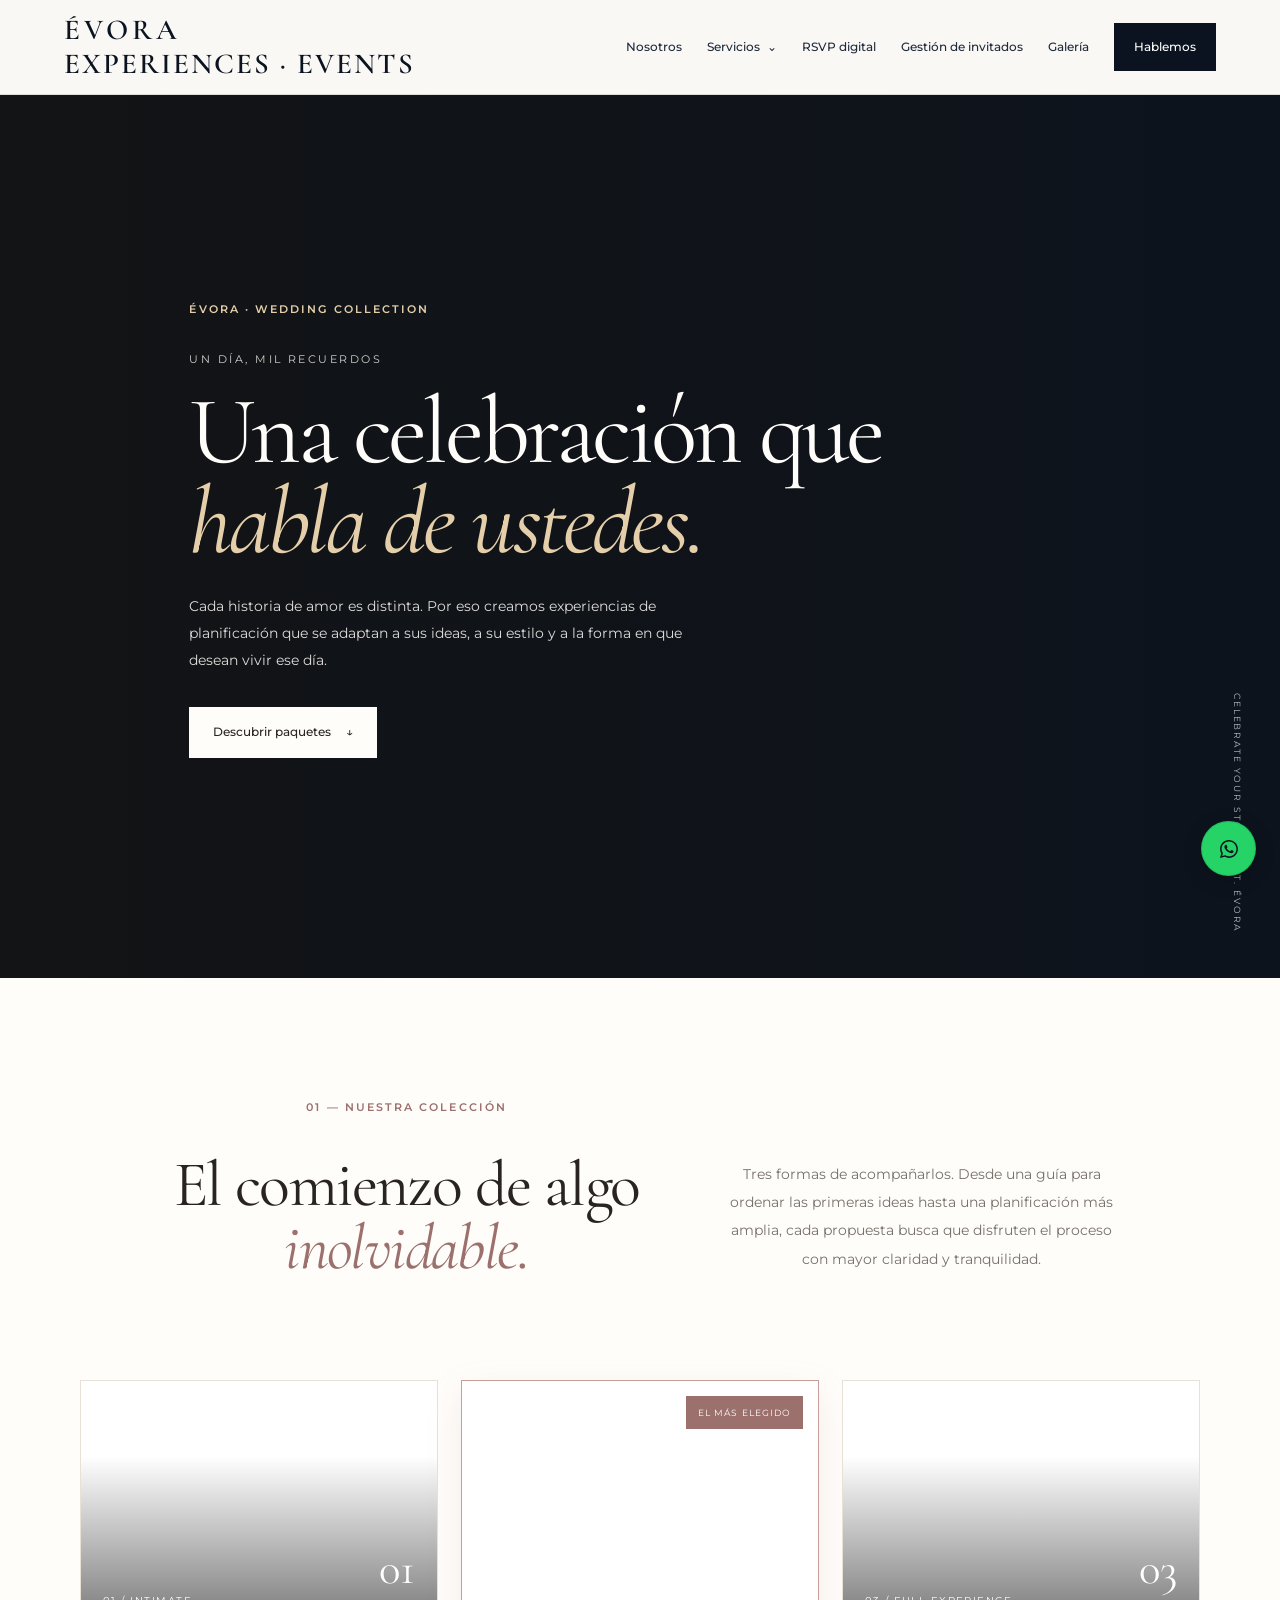
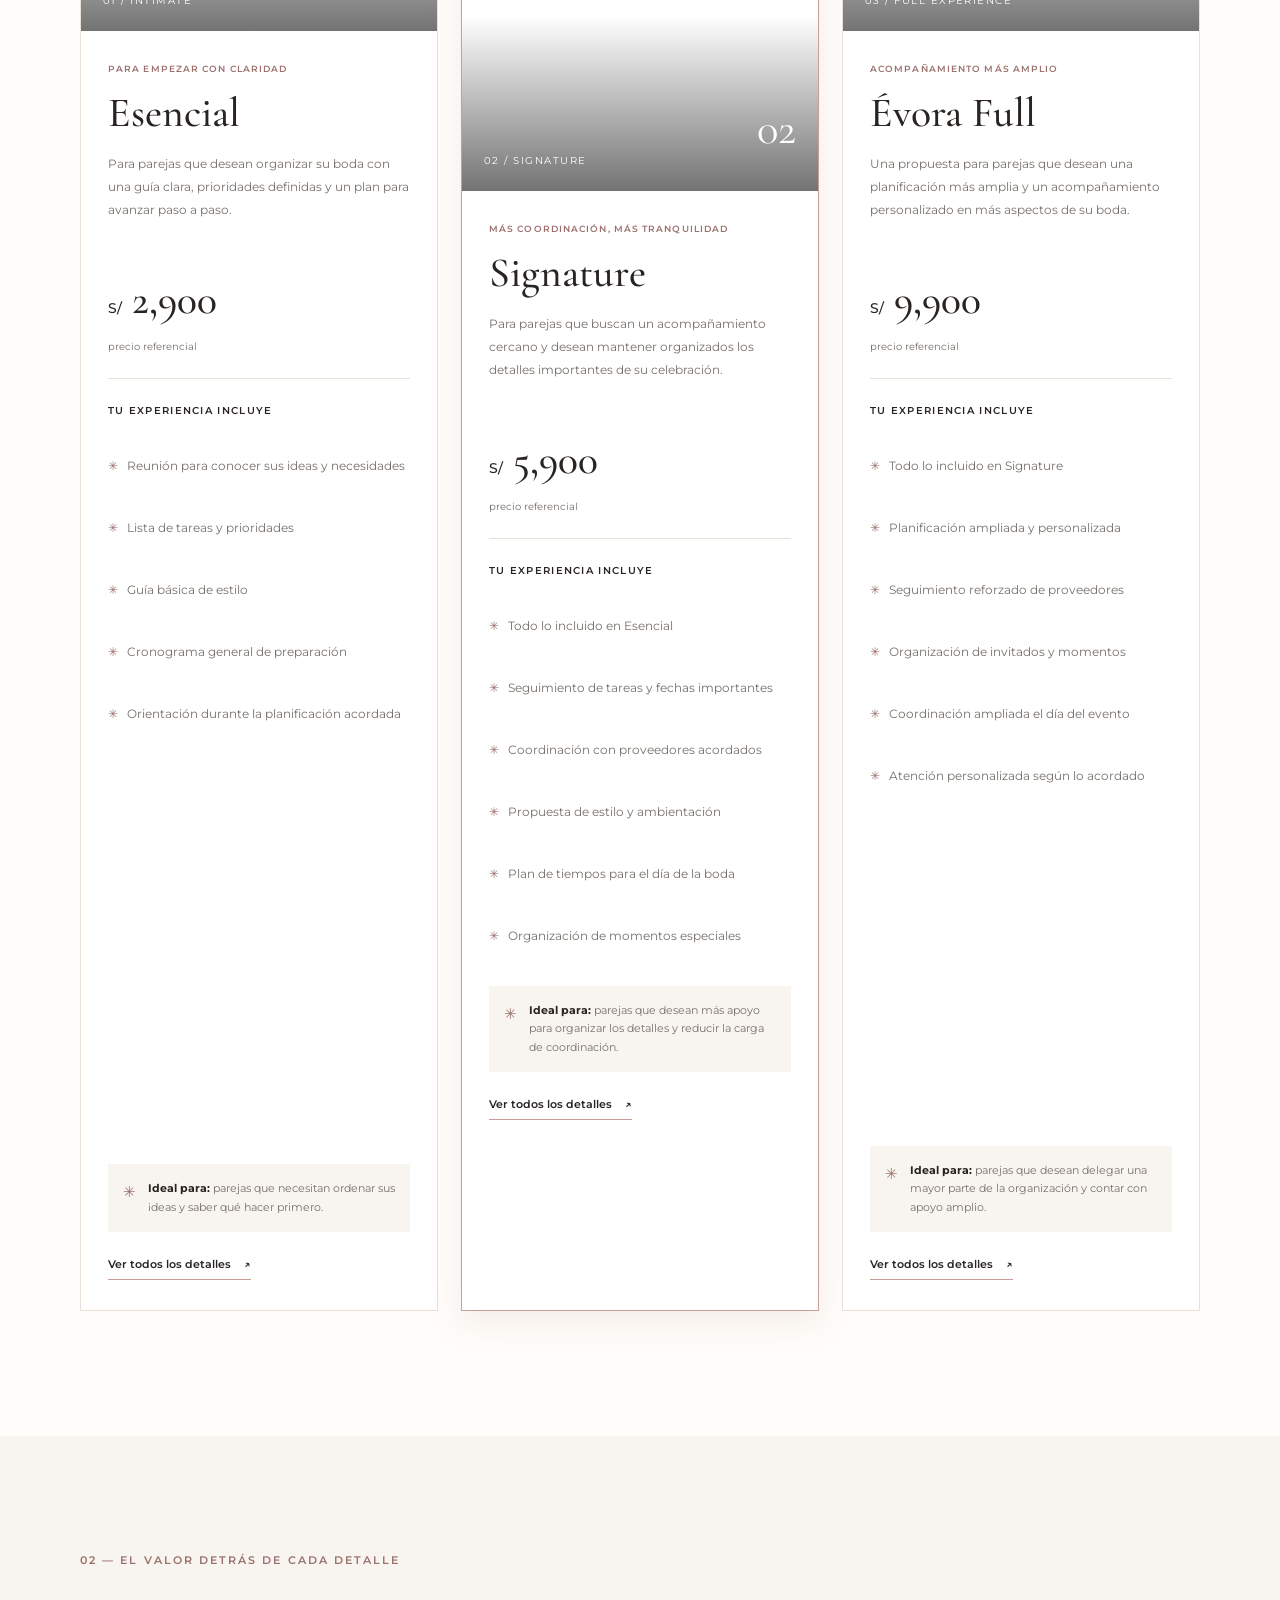
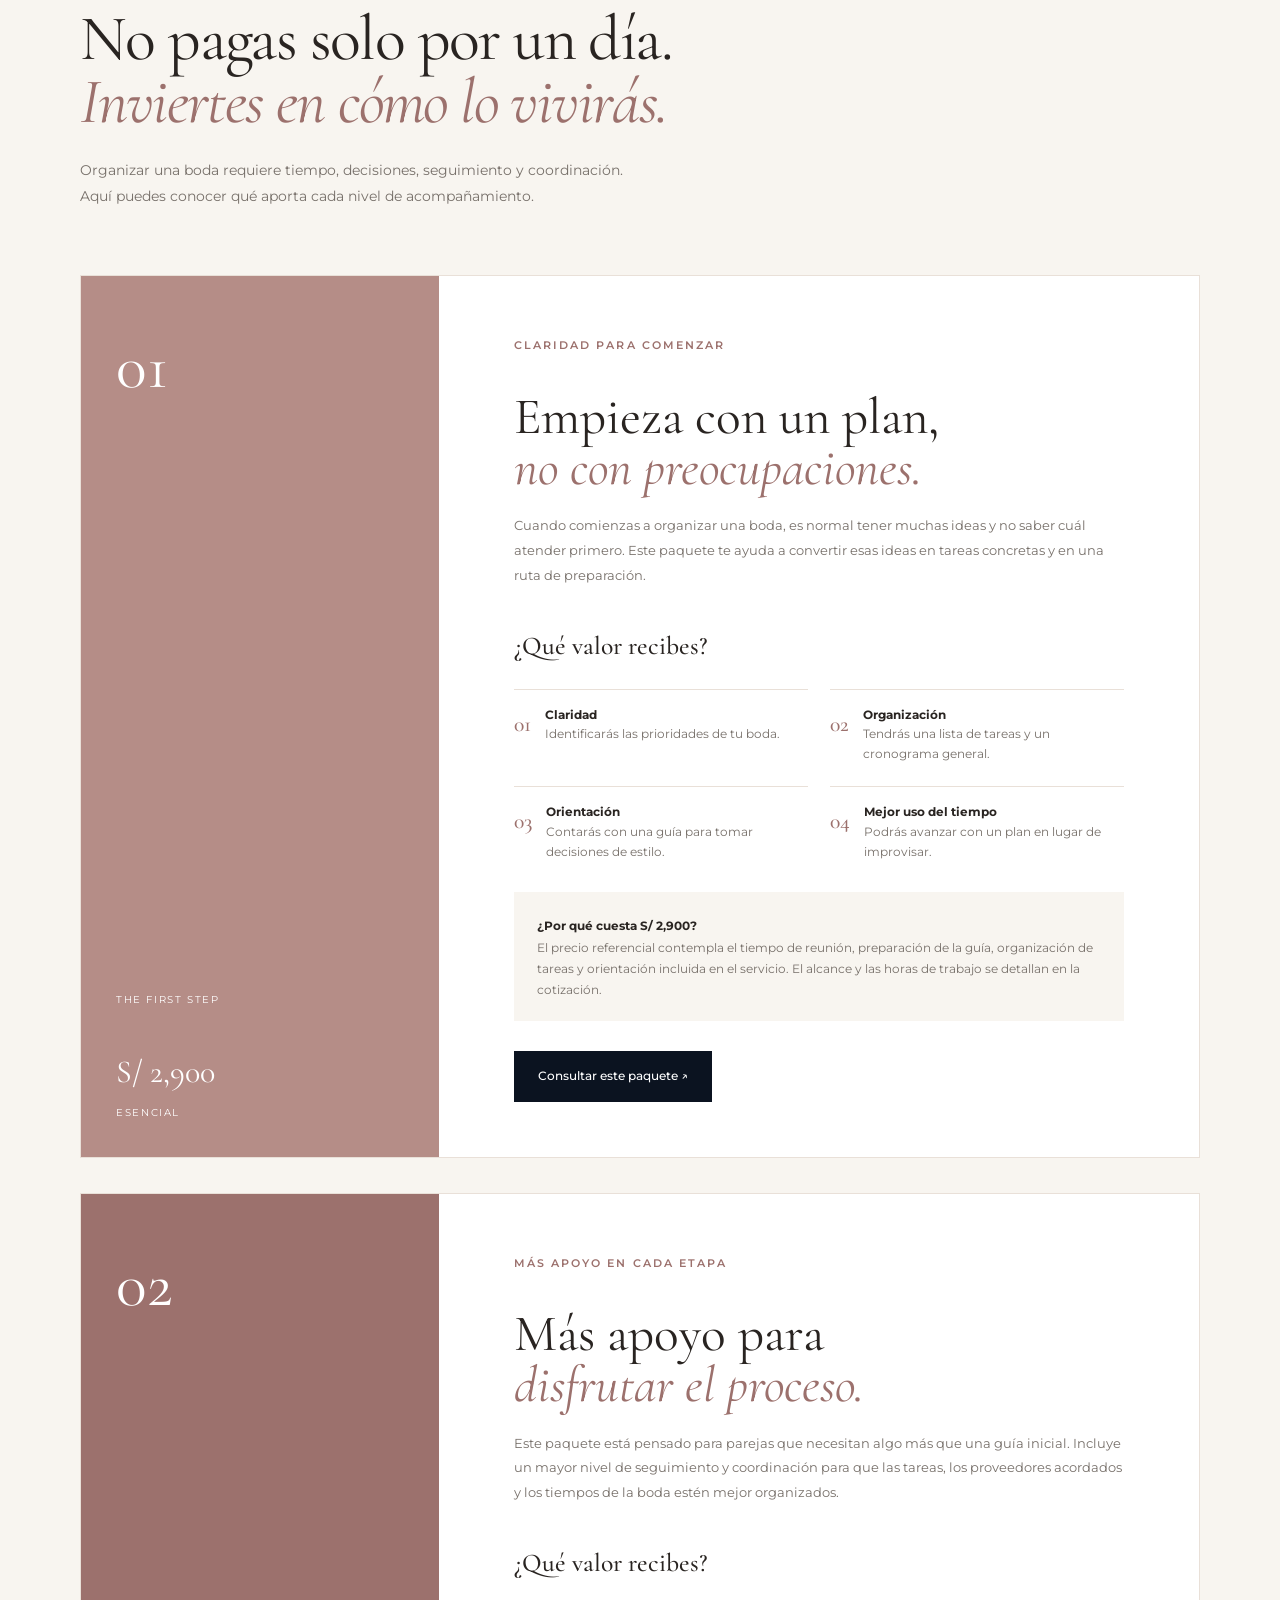
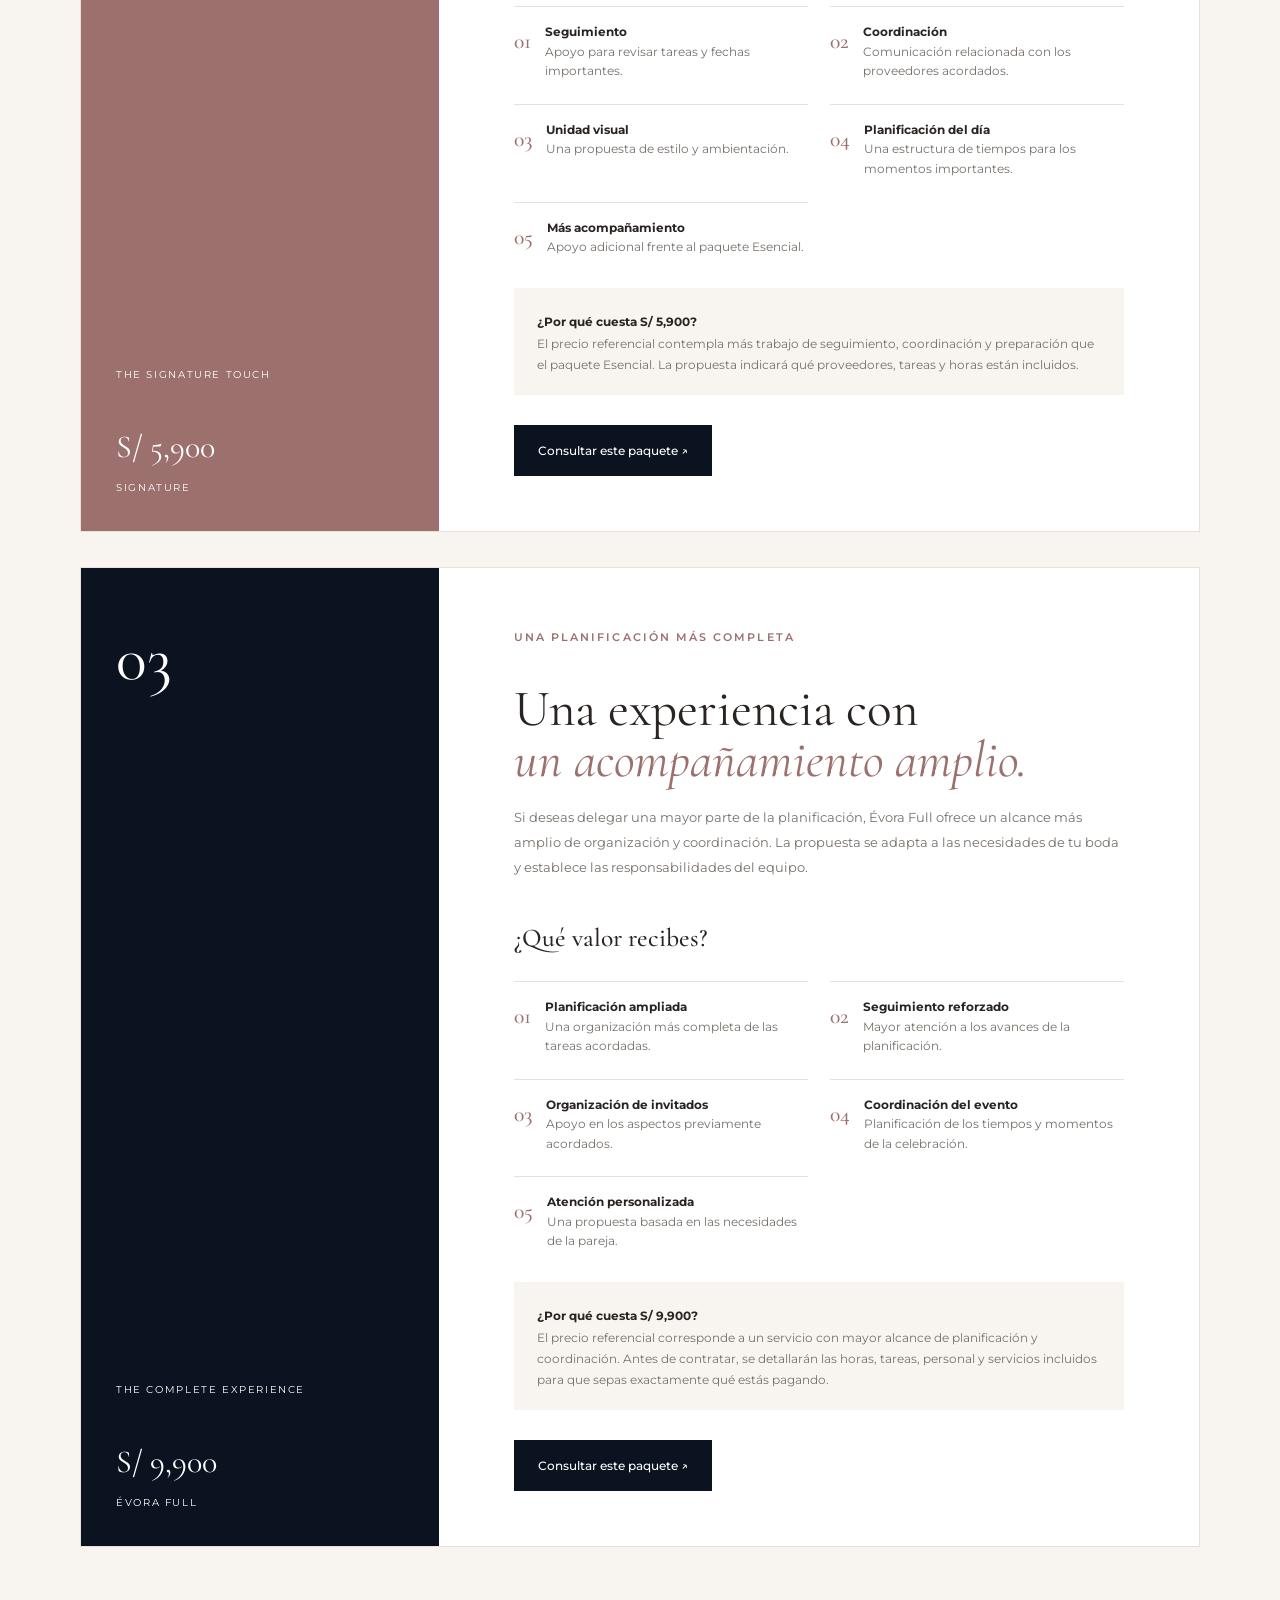
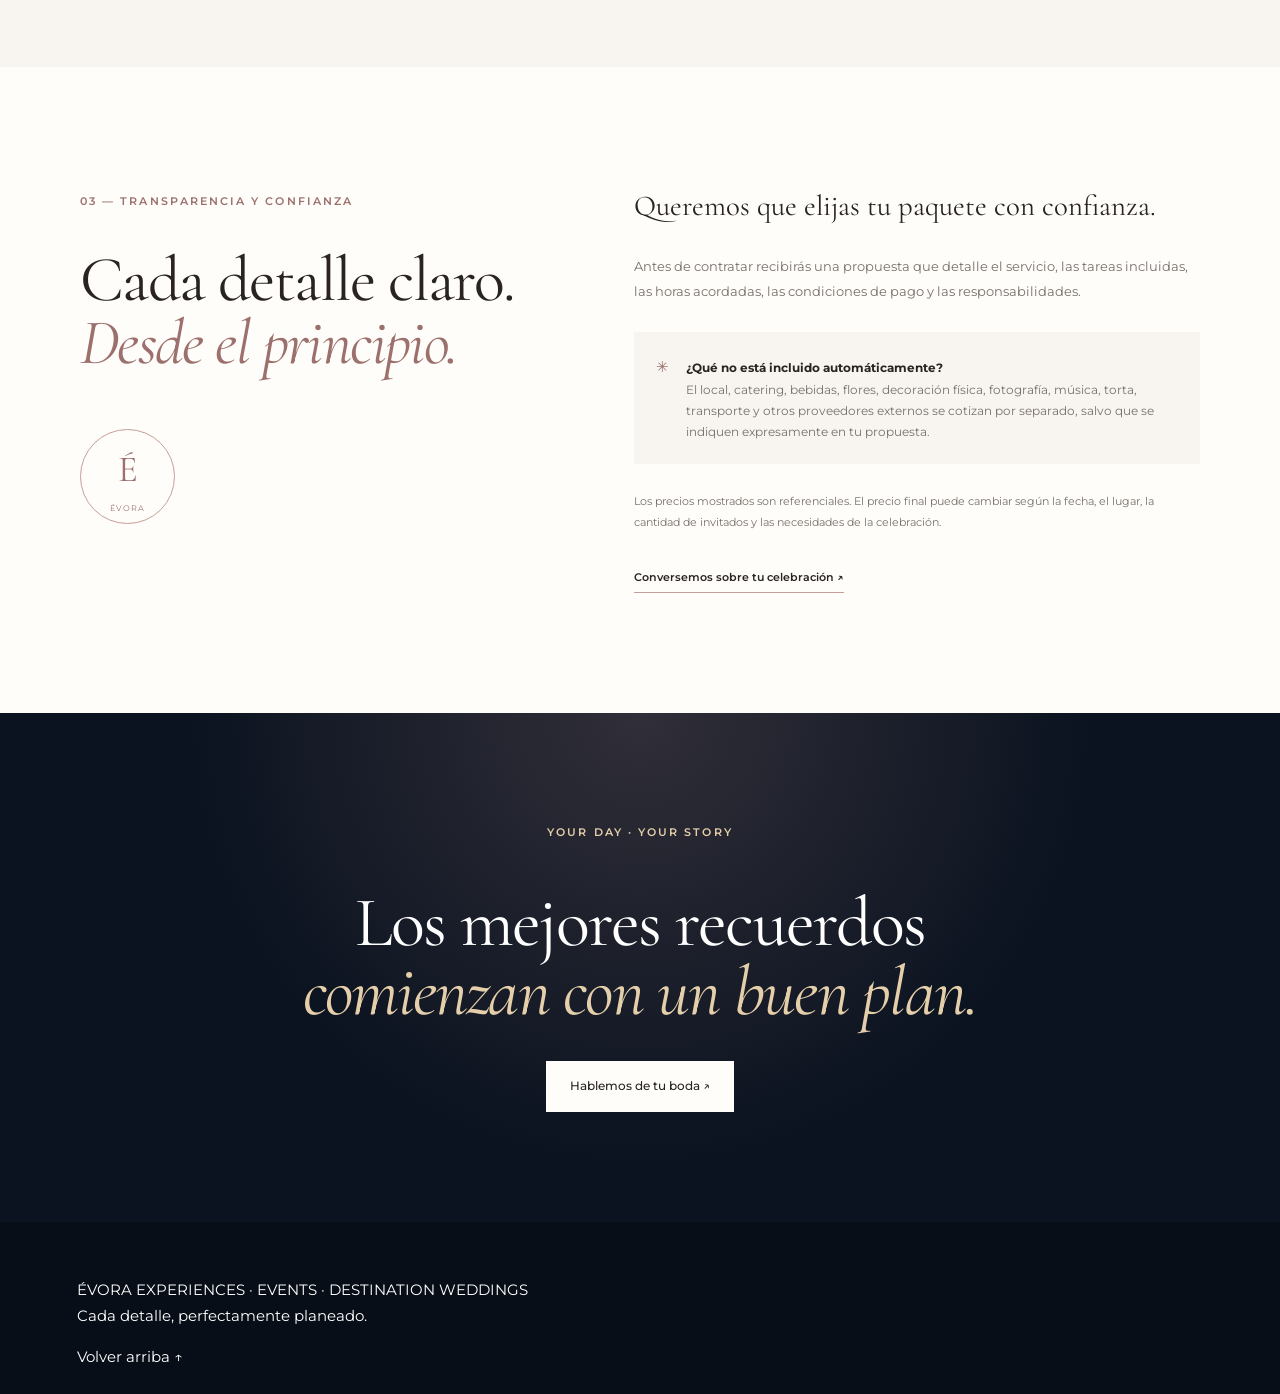
<file: bodas.html>
<!DOCTYPE html>
<html lang="es">

<head>
    <meta charset="UTF-8">
    <meta name="viewport" content="width=device-width, initial-scale=1.0">
    <meta name="description" content="Conoce los paquetes de planificación de bodas de ÉVORA.">

    <title>Paquetes de Bodas | ÉVORA</title>

    <!-- FUENTES -->
    <link rel="preconnect" href="https://fonts.googleapis.com">
    <link rel="preconnect" href="https://fonts.gstatic.com" crossorigin>

    <link href="https://fonts.googleapis.com/css2?family=Cormorant+Garamond:wght@400;500;600;700&family=Montserrat:wght@400;500;600;700&display=swap" rel="stylesheet">

    <!-- CSS PRINCIPAL -->
    <link rel="stylesheet" href="./css/estilos.css">

    <!-- CSS DE LA PÁGINA DE BODAS -->
    <link rel="stylesheet" href="./css/bodas.css">

    <!-- JAVASCRIPT -->
    <script src="./js/script.js" defer></script>
</head>

<body>

    <!-- CABECERA Y NAVEGACIÓN -->
    <header class="header" id="inicio">

        <div class="header-inner">

            <a class="logo" href="./index.html" aria-label="ÉVORA, página de inicio">
                ÉVORA<span class="logo-dot"></span>
                <span class="logo-caption">EXPERIENCES · EVENTS</span>
            </a>

            <button
                class="menu-toggle"
                id="menuToggle"
                type="button"
                aria-label="Abrir menú"
                aria-controls="navMenu"
                aria-expanded="false"
            >
                <span></span>
                <span></span>
            </button>

            <nav class="nav" id="navMenu" aria-label="Navegación principal">

                <a href="./nosotros.html">Nosotros</a>

                <div class="nav-dropdown">

                    <button
                        class="nav-dropdown-toggle"
                        type="button"
                        aria-expanded="false"
                        aria-controls="servicesMenu"
                    >
                        Servicios <span aria-hidden="true">⌄</span>
                    </button>

                    <div class="nav-dropdown-menu" id="servicesMenu">
                        <a href="./bodas.html" aria-current="page">Bodas</a>
                        <a href="./bodasdestino.html">Bodas destino</a>
                        <a href="./eventos-corporativos.html">Eventos corporativos</a>
                        <a href="./ocasiones-especiales.html">Ocasiones especiales</a>
                    </div>

                </div>

                <a href="./rsvp-digital.html">RSVP digital</a>
                <a href="./gestion-invitados.html">Gestión de invitados</a>
                <a href="./galeria.html">Galería</a>

                <a class="nav-cta" href="./contacto.html">Hablemos</a>

            </nav>

        </div>

    </header>

    <!-- CONTENIDO PRINCIPAL -->
    <main class="wedding-page">

        <!-- PORTADA -->
        <header class="hero">

            <div class="hero-image"></div>

            <div class="hero-content">

                <span class="eyebrow">ÉVORA · WEDDING COLLECTION</span>

                <p class="hero-overline">UN DÍA, MIL RECUERDOS</p>

                <h1>
                    Una celebración que<br>
                    <em>habla de ustedes.</em>
                </h1>

                <p class="hero-copy">
                    Cada historia de amor es distinta. Por eso creamos
                    experiencias de planificación que se adaptan a sus ideas,
                    a su estilo y a la forma en que desean vivir ese día.
                </p>

                <a class="button button-light" href="#coleccion">
                    Descubrir paquetes <span>↓</span>
                </a>

            </div>

            <span class="hero-side-note">
                CELEBRATE YOUR STORY · EST. ÉVORA
            </span>

        </header>

        <!-- PRESENTACIÓN -->
        <section class="intro section-wrap" id="coleccion">

            <div>
                <span class="eyebrow">01 — NUESTRA COLECCIÓN</span>

                <h2>
                    El comienzo de algo<br>
                    <em>inolvidable.</em>
                </h2>
            </div>

            <p class="intro-text">
                Tres formas de acompañarlos. Desde una guía para ordenar
                las primeras ideas hasta una planificación más amplia,
                cada propuesta busca que disfruten el proceso con mayor
                claridad y tranquilidad.
            </p>

        </section>

        <!-- TARJETAS DE PAQUETES -->
        <section class="package-grid section-wrap">

            <!-- ESENCIAL -->
            <article class="package-card">

                <div class="package-photo photo-essential">
                    <span>01 / INTIMATE</span>
                    <b>01</b>
                </div>

                <div class="package-body">

                    <span class="package-tag">PARA EMPEZAR CON CLARIDAD</span>

                    <h3>Esencial</h3>

                    <p class="package-description">
                        Para parejas que desean organizar su boda con una
                        guía clara, prioridades definidas y un plan para
                        avanzar paso a paso.
                    </p>

                    <div class="price">
                        <span>S/</span> 2,900
                        <small>precio referencial</small>
                    </div>

                    <div class="mini-divider"></div>

                    <p class="includes-heading">TU EXPERIENCIA INCLUYE</p>

                    <ul class="feature-list">
                        <li>Reunión para conocer sus ideas y necesidades</li>
                        <li>Lista de tareas y prioridades</li>
                        <li>Guía básica de estilo</li>
                        <li>Cronograma general de preparación</li>
                        <li>Orientación durante la planificación acordada</li>
                    </ul>

                    <div class="ideal">
                        <span>✳</span>
                        <p>
                            <strong>Ideal para:</strong> parejas que necesitan
                            ordenar sus ideas y saber qué hacer primero.
                        </p>
                    </div>

                    <a class="text-link" href="#detalle-esencial">
                        Ver todos los detalles <span>↗</span>
                    </a>

                </div>
            </article>

            <!-- SIGNATURE -->
            <article class="package-card featured">

                <div class="popular-label">EL MÁS ELEGIDO</div>

                <div class="package-photo photo-signature">
                    <span>02 / SIGNATURE</span>
                    <b>02</b>
                </div>

                <div class="package-body">

                    <span class="package-tag">
                        MÁS COORDINACIÓN, MÁS TRANQUILIDAD
                    </span>

                    <h3>Signature</h3>

                    <p class="package-description">
                        Para parejas que buscan un acompañamiento cercano
                        y desean mantener organizados los detalles importantes
                        de su celebración.
                    </p>

                    <div class="price">
                        <span>S/</span> 5,900
                        <small>precio referencial</small>
                    </div>

                    <div class="mini-divider"></div>

                    <p class="includes-heading">TU EXPERIENCIA INCLUYE</p>

                    <ul class="feature-list">
                        <li>Todo lo incluido en Esencial</li>
                        <li>Seguimiento de tareas y fechas importantes</li>
                        <li>Coordinación con proveedores acordados</li>
                        <li>Propuesta de estilo y ambientación</li>
                        <li>Plan de tiempos para el día de la boda</li>
                        <li>Organización de momentos especiales</li>
                    </ul>

                    <div class="ideal">
                        <span>✳</span>
                        <p>
                            <strong>Ideal para:</strong> parejas que desean más
                            apoyo para organizar los detalles y reducir la carga
                            de coordinación.
                        </p>
                    </div>

                    <a class="text-link" href="#detalle-signature">
                        Ver todos los detalles <span>↗</span>
                    </a>

                </div>
            </article>

            <!-- ÉVORA FULL -->
            <article class="package-card">

                <div class="package-photo photo-full">
                    <span>03 / FULL EXPERIENCE</span>
                    <b>03</b>
                </div>

                <div class="package-body">

                    <span class="package-tag">
                        ACOMPAÑAMIENTO MÁS AMPLIO
                    </span>

                    <h3>Évora Full</h3>

                    <p class="package-description">
                        Una propuesta para parejas que desean una planificación
                        más amplia y un acompañamiento personalizado en más
                        aspectos de su boda.
                    </p>

                    <div class="price">
                        <span>S/</span> 9,900
                        <small>precio referencial</small>
                    </div>

                    <div class="mini-divider"></div>

                    <p class="includes-heading">TU EXPERIENCIA INCLUYE</p>

                    <ul class="feature-list">
                        <li>Todo lo incluido en Signature</li>
                        <li>Planificación ampliada y personalizada</li>
                        <li>Seguimiento reforzado de proveedores</li>
                        <li>Organización de invitados y momentos</li>
                        <li>Coordinación ampliada el día del evento</li>
                        <li>Atención personalizada según lo acordado</li>
                    </ul>

                    <div class="ideal">
                        <span>✳</span>
                        <p>
                            <strong>Ideal para:</strong> parejas que desean
                            delegar una mayor parte de la organización y contar
                            con apoyo amplio.
                        </p>
                    </div>

                    <a class="text-link" href="#detalle-full">
                        Ver todos los detalles <span>↗</span>
                    </a>

                </div>
            </article>

        </section>

        <!-- DETALLES DE LOS PAQUETES -->
        <section class="details-section">

            <div class="details-heading section-wrap">

                <span class="eyebrow">02 — EL VALOR DETRÁS DE CADA DETALLE</span>

                <h2>
                    No pagas solo por un día.<br>
                    <em>Inviertes en cómo lo vivirás.</em>
                </h2>

                <p>
                    Organizar una boda requiere tiempo, decisiones,
                    seguimiento y coordinación. Aquí puedes conocer
                    qué aporta cada nivel de acompañamiento.
                </p>

            </div>

            <div class="detail-list section-wrap">

                <!-- DETALLE ESENCIAL -->
                <article class="detail-panel" id="detalle-esencial">

                    <div class="detail-aside">
                        <span>01</span>
                        <p>THE FIRST STEP</p>
                        <div class="detail-price">S/ 2,900</div>
                        <small>ESENCIAL</small>
                    </div>

                    <div class="detail-main">

                        <span class="eyebrow">CLARIDAD PARA COMENZAR</span>

                        <h3>
                            Empieza con un plan,<br>
                            <em>no con preocupaciones.</em>
                        </h3>

                        <p>
                            Cuando comienzas a organizar una boda, es normal
                            tener muchas ideas y no saber cuál atender primero.
                            Este paquete te ayuda a convertir esas ideas en
                            tareas concretas y en una ruta de preparación.
                        </p>

                        <h4>¿Qué valor recibes?</h4>

                        <div class="value-grid">

                            <div>
                                <b>01</b>
                                <p>
                                    <strong>Claridad</strong><br>
                                    Identificarás las prioridades de tu boda.
                                </p>
                            </div>

                            <div>
                                <b>02</b>
                                <p>
                                    <strong>Organización</strong><br>
                                    Tendrás una lista de tareas y un cronograma general.
                                </p>
                            </div>

                            <div>
                                <b>03</b>
                                <p>
                                    <strong>Orientación</strong><br>
                                    Contarás con una guía para tomar decisiones de estilo.
                                </p>
                            </div>

                            <div>
                                <b>04</b>
                                <p>
                                    <strong>Mejor uso del tiempo</strong><br>
                                    Podrás avanzar con un plan en lugar de improvisar.
                                </p>
                            </div>

                        </div>

                        <div class="investment-note">

                            <strong>¿Por qué cuesta S/ 2,900?</strong>

                            <p>
                                El precio referencial contempla el tiempo de reunión,
                                preparación de la guía, organización de tareas y
                                orientación incluida en el servicio. El alcance y
                                las horas de trabajo se detallan en la cotización.
                            </p>

                        </div>

                        <a class="button button-dark"
                           href="./consulta.html?paquete=Esencial"
                           data-paquete="Esencial">
                            Consultar este paquete ↗
                        </a>

                    </div>
                </article>

                <!-- DETALLE SIGNATURE -->
                <article class="detail-panel" id="detalle-signature">

                    <div class="detail-aside aside-rose">
                        <span>02</span>
                        <p>THE SIGNATURE TOUCH</p>
                        <div class="detail-price">S/ 5,900</div>
                        <small>SIGNATURE</small>
                    </div>

                    <div class="detail-main">

                        <span class="eyebrow">MÁS APOYO EN CADA ETAPA</span>

                        <h3>
                            Más apoyo para<br>
                            <em>disfrutar el proceso.</em>
                        </h3>

                        <p>
                            Este paquete está pensado para parejas que necesitan
                            algo más que una guía inicial. Incluye un mayor nivel
                            de seguimiento y coordinación para que las tareas,
                            los proveedores acordados y los tiempos de la boda
                            estén mejor organizados.
                        </p>

                        <h4>¿Qué valor recibes?</h4>

                        <div class="value-grid">

                            <div>
                                <b>01</b>
                                <p>
                                    <strong>Seguimiento</strong><br>
                                    Apoyo para revisar tareas y fechas importantes.
                                </p>
                            </div>

                            <div>
                                <b>02</b>
                                <p>
                                    <strong>Coordinación</strong><br>
                                    Comunicación relacionada con los proveedores acordados.
                                </p>
                            </div>

                            <div>
                                <b>03</b>
                                <p>
                                    <strong>Unidad visual</strong><br>
                                    Una propuesta de estilo y ambientación.
                                </p>
                            </div>

                            <div>
                                <b>04</b>
                                <p>
                                    <strong>Planificación del día</strong><br>
                                    Una estructura de tiempos para los momentos importantes.
                                </p>
                            </div>

                            <div>
                                <b>05</b>
                                <p>
                                    <strong>Más acompañamiento</strong><br>
                                    Apoyo adicional frente al paquete Esencial.
                                </p>
                            </div>

                        </div>

                        <div class="investment-note">

                            <strong>¿Por qué cuesta S/ 5,900?</strong>

                            <p>
                                El precio referencial contempla más trabajo de
                                seguimiento, coordinación y preparación que el
                                paquete Esencial. La propuesta indicará qué
                                proveedores, tareas y horas están incluidos.
                            </p>

                        </div>

                        <a class="button button-dark"
                           href="./consulta.html?paquete=Signature"
                           data-paquete="Signature">
                            Consultar este paquete ↗
                        </a>

                    </div>
                </article>

                <!-- DETALLE ÉVORA FULL -->
                <article class="detail-panel" id="detalle-full">

                    <div class="detail-aside aside-dark">
                        <span>03</span>
                        <p>THE COMPLETE EXPERIENCE</p>
                        <div class="detail-price">S/ 9,900</div>
                        <small>ÉVORA FULL</small>
                    </div>

                    <div class="detail-main">

                        <span class="eyebrow">UNA PLANIFICACIÓN MÁS COMPLETA</span>

                        <h3>
                            Una experiencia con<br>
                            <em>un acompañamiento amplio.</em>
                        </h3>

                        <p>
                            Si deseas delegar una mayor parte de la planificación,
                            Évora Full ofrece un alcance más amplio de organización
                            y coordinación. La propuesta se adapta a las necesidades
                            de tu boda y establece las responsabilidades del equipo.
                        </p>

                        <h4>¿Qué valor recibes?</h4>

                        <div class="value-grid">

                            <div>
                                <b>01</b>
                                <p>
                                    <strong>Planificación ampliada</strong><br>
                                    Una organización más completa de las tareas acordadas.
                                </p>
                            </div>

                            <div>
                                <b>02</b>
                                <p>
                                    <strong>Seguimiento reforzado</strong><br>
                                    Mayor atención a los avances de la planificación.
                                </p>
                            </div>

                            <div>
                                <b>03</b>
                                <p>
                                    <strong>Organización de invitados</strong><br>
                                    Apoyo en los aspectos previamente acordados.
                                </p>
                            </div>

                            <div>
                                <b>04</b>
                                <p>
                                    <strong>Coordinación del evento</strong><br>
                                    Planificación de los tiempos y momentos de la celebración.
                                </p>
                            </div>

                            <div>
                                <b>05</b>
                                <p>
                                    <strong>Atención personalizada</strong><br>
                                    Una propuesta basada en las necesidades de la pareja.
                                </p>
                            </div>

                        </div>

                        <div class="investment-note">

                            <strong>¿Por qué cuesta S/ 9,900?</strong>

                            <p>
                                El precio referencial corresponde a un servicio
                                con mayor alcance de planificación y coordinación.
                                Antes de contratar, se detallarán las horas, tareas,
                                personal y servicios incluidos para que sepas
                                exactamente qué estás pagando.
                            </p>

                        </div>

                        <a class="button button-dark"
                           href="./consulta.html?paquete=Évora%20Full"
                           data-paquete="Évora Full">
                            Consultar este paquete ↗
                        </a>

                    </div>
                </article>

            </div>
        </section>

        <!-- TRANSPARENCIA -->
        <section class="transparency section-wrap">

            <div class="transparency-mark">

                <span class="eyebrow">03 — TRANSPARENCIA Y CONFIANZA</span>

                <h2>
                    Cada detalle claro.<br>
                    <em>Desde el principio.</em>
                </h2>

                <div class="seal">
                    É<br>
                    <small>ÉVORA</small>
                </div>

            </div>

            <div class="transparency-copy">

                <p class="transparency-lead">
                    Queremos que elijas tu paquete con confianza.
                </p>

                <p>
                    Antes de contratar recibirás una propuesta que detalle
                    el servicio, las tareas incluidas, las horas acordadas,
                    las condiciones de pago y las responsabilidades.
                </p>

                <div class="notice">

                    <span>✳</span>

                    <div>
                        <strong>¿Qué no está incluido automáticamente?</strong>

                        <p>
                            El local, catering, bebidas, flores, decoración física,
                            fotografía, música, torta, transporte y otros proveedores
                            externos se cotizan por separado, salvo que se indiquen
                            expresamente en tu propuesta.
                        </p>
                    </div>

                </div>

                <p class="fine-print">
                    Los precios mostrados son referenciales. El precio final
                    puede cambiar según la fecha, el lugar, la cantidad de
                    invitados y las necesidades de la celebración.
                </p>

                <a class="text-link" href="./consulta.html">
                    Conversemos sobre tu celebración ↗
                </a>

            </div>
        </section>

        <!-- CIERRE -->
        <section class="closing">

            <span class="eyebrow">YOUR DAY · YOUR STORY</span>

            <h2>
                Los mejores recuerdos<br>
                <em>comienzan con un buen plan.</em>
            </h2>

            <a class="button button-light" href="./consulta.html">
                Hablemos de tu boda ↗
            </a>

        </section>

        <!-- PIE DE PÁGINA -->
        <footer class="footer">

            <a class="brand" href="./index.html">
                ÉVORA
                <span>EXPERIENCES · EVENTS · DESTINATION WEDDINGS</span>
            </a>

            <p>Cada detalle, perfectamente planeado.</p>

            <a href="#inicio">Volver arriba ↑</a>

        </footer>

    </main>

    <!-- WHATSAPP -->
  <a
    class="whatsapp-float"
    href="https://wa.me/"
    aria-label="Contactar con ÉVORA por WhatsApp"
    target="_blank"
    rel="noopener noreferrer"
  >
    <svg width="24" height="24" viewBox="0 0 24 24" fill="none" xmlns="http://www.w3.org/2000/svg">
      <path fill-rule="evenodd" clip-rule="evenodd" d="M18.403 5.633A8.919 8.919 0 0012.005 3C7.07 3 3.064 7.006 3.064 11.94c0 1.577.411 3.118 1.193 4.474L3 21l4.707-1.235a8.9 8.9 0 004.295 1.112h.004c4.934 0 8.94-4.006 8.94-8.94 0-2.39-0.93-4.636-2.543-6.299zM12.005 19.347h-.003a7.42 7.42 0 01-3.784-1.037l-.272-.162-2.812.738.75-2.74-.177-.282a7.423 7.423 0 01-1.139-3.924c0-4.103 3.338-7.442 7.441-7.442 1.987 0 3.856.775 5.26 2.18 1.405 1.406 2.179 3.275 2.179 5.263 0 4.104-3.339 7.443-7.444 7.443zm4.082-5.578c-.224-.112-1.326-.654-1.531-.729-.205-.075-.355-.112-.505.112-.15.224-.58.729-.711.879-.13.15-.262.168-.486.056-.224-.112-.947-.349-1.803-1.112-.667-.595-1.117-1.33-1.248-1.555-.13-.224-.014-.346.098-.458.101-.1.224-.262.336-.393.112-.131.15-.224.224-.374.075-.15.037-.281-.019-.393-.056-.112-.505-1.217-.692-1.666-.182-.437-.367-.378-.505-.385-.13-.007-.28-.007-.43-.007-.15 0-.393.056-.599.281-.205.224-.786.768-.786 1.872 0 1.104.805 2.17 0.917 2.32.112.15 1.583 2.418 3.837 3.391.536.231.954.369 1.28.473.538.171 1.028.147 1.415.089.431-.064 1.326-.542 1.513-1.066.187-.524.187-.973.131-1.066-.056-.093-.205-.15-.429-.262z" fill="#0B1320"/>
    </svg>
  </a>
</body>
</html>
</file>
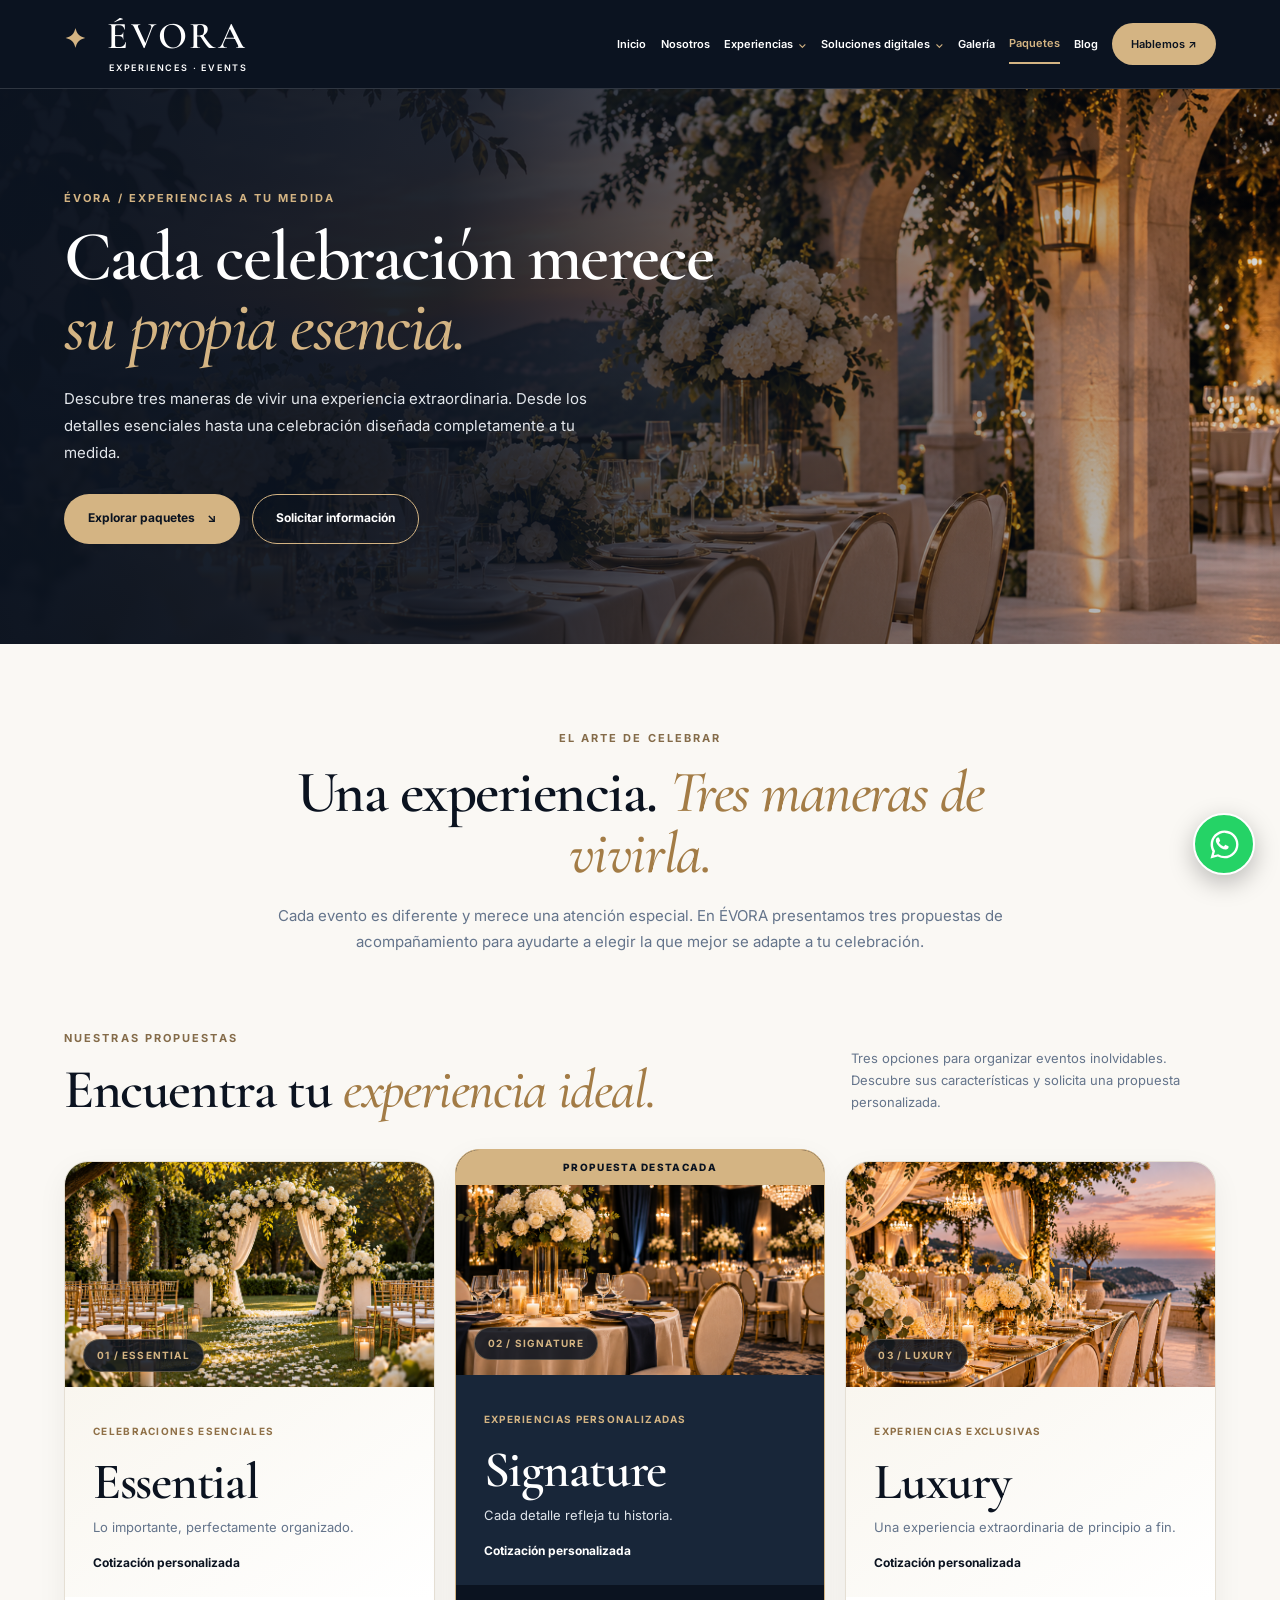
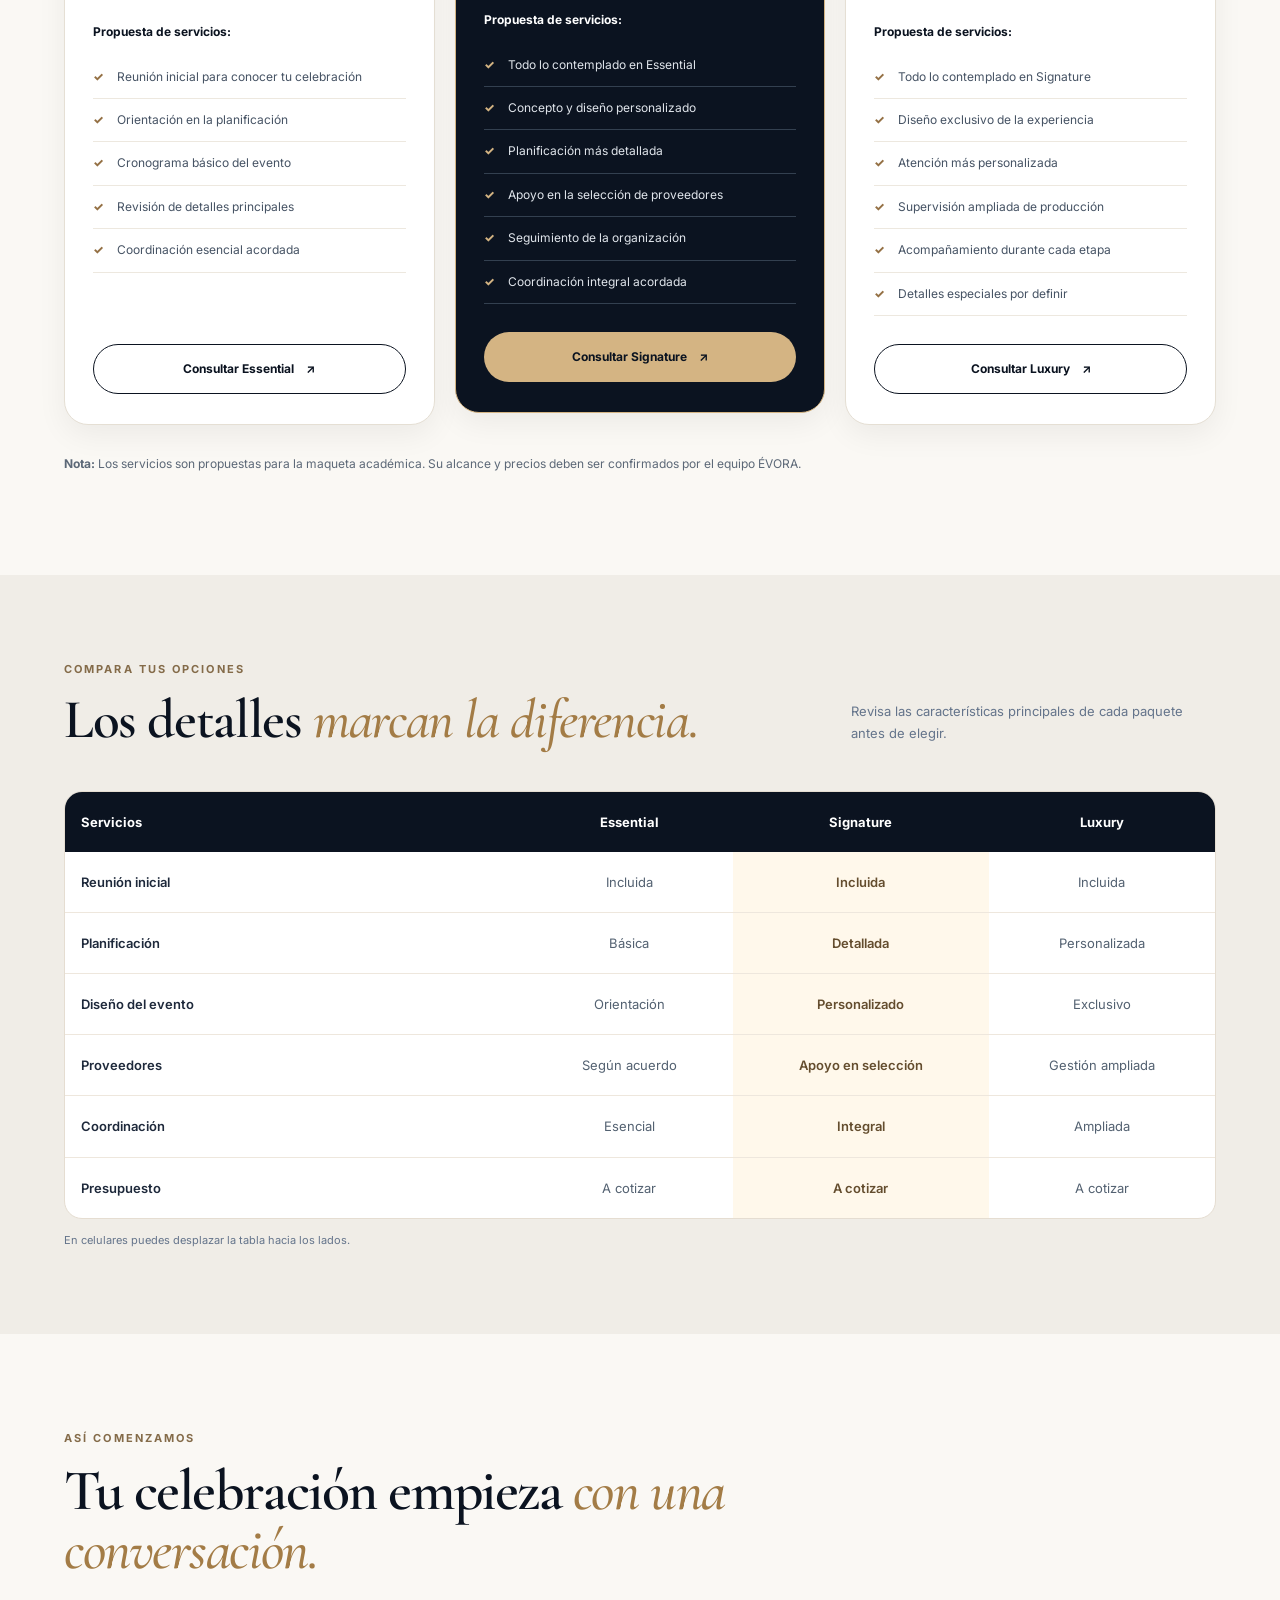
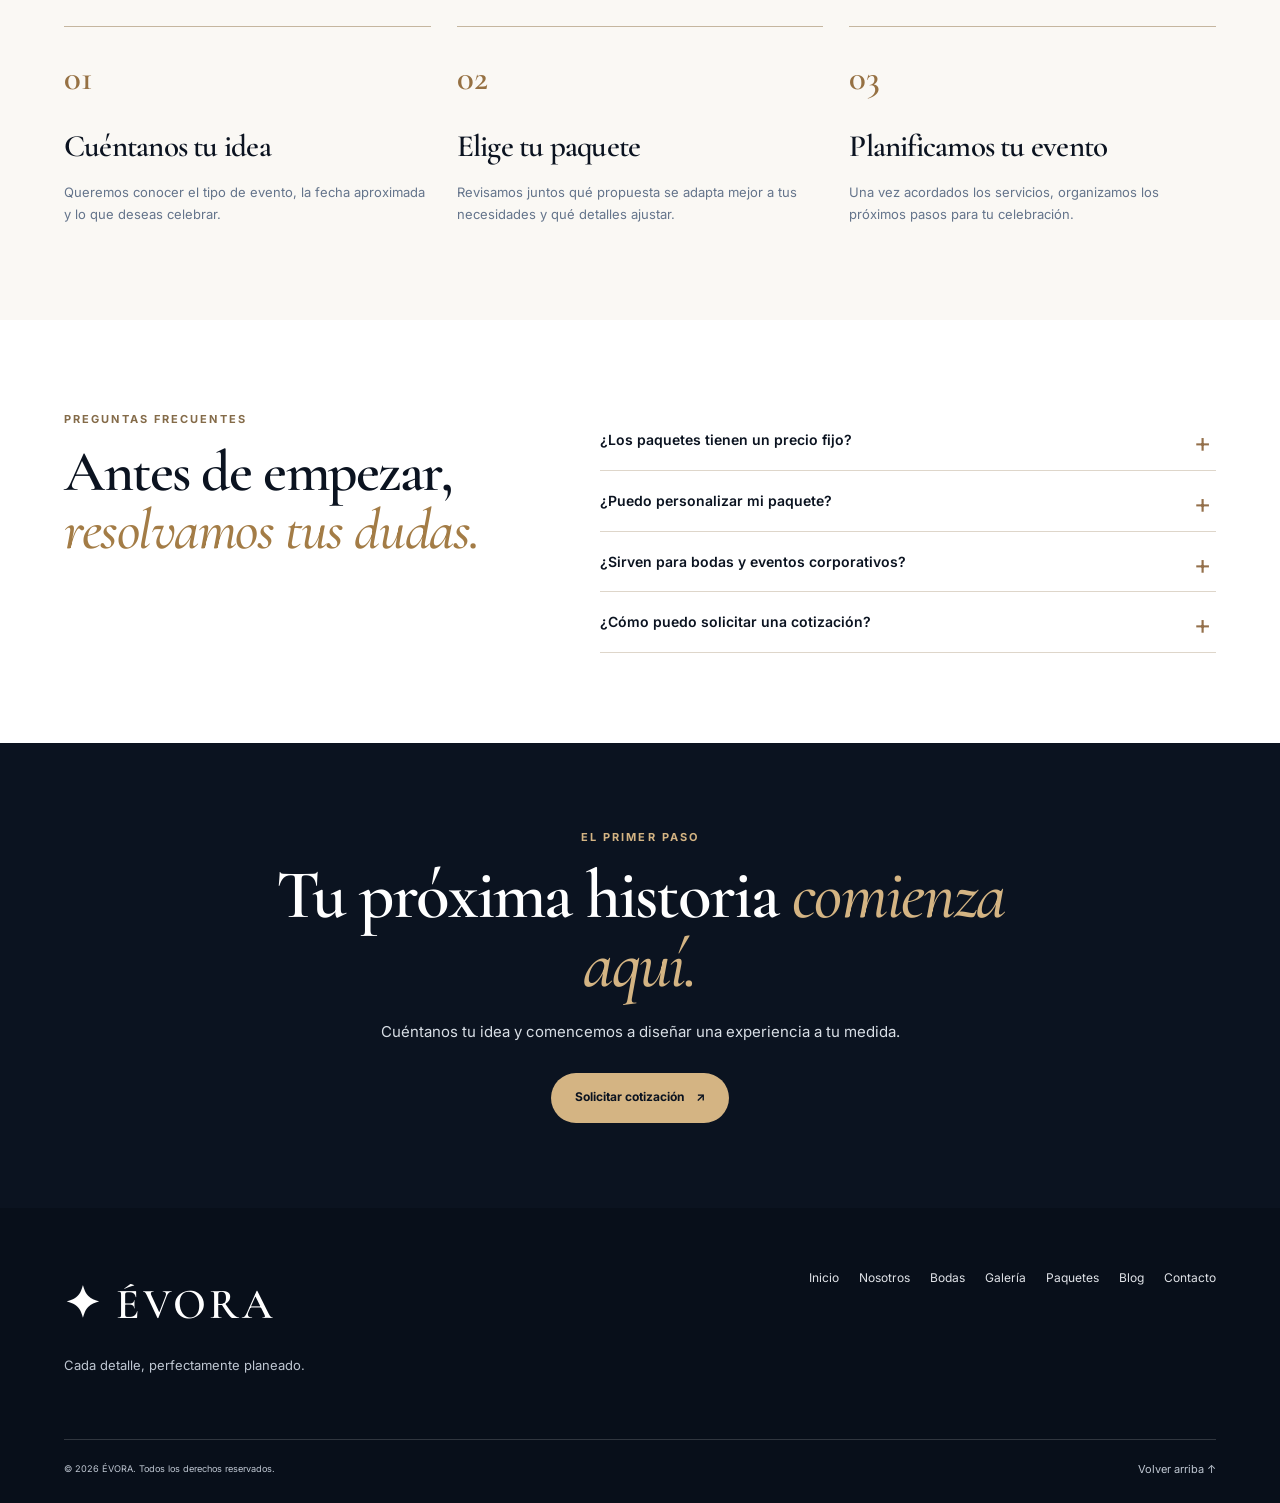
<file: paquetes.html>
<!DOCTYPE html>
<html lang="es">

<head>
    <meta charset="UTF-8">
    <meta name="viewport" content="width=device-width, initial-scale=1.0">

    <meta name="description"
        content="Descubre los paquetes Essential, Signature y Luxury de ÉVORA. Experiencias elegantes para bodas, eventos corporativos y celebraciones especiales.">

    <meta name="theme-color" content="#0B1320">

    <title>Paquetes | ÉVORA - Experiences & Events</title>

    <!-- TIPOGRAFÍAS -->
    <link rel="preconnect" href="https://fonts.googleapis.com">
    <link rel="preconnect" href="https://fonts.gstatic.com" crossorigin>

    <link
        href="https://fonts.googleapis.com/css2?family=Cormorant+Garamond:wght@400;500;600;700&family=Inter:wght@400;500;600;700&display=swap"
        rel="stylesheet">

    <!-- ESTILOS DE PAQUETES -->
    <link rel="stylesheet" href="css/paquetes.css">

    <!-- JAVASCRIPT DE PAQUETES -->
    <script src="js/paquetes.js" defer></script>
</head>

<body>

    <a class="pk-skip" href="#contenido">
        Saltar al contenido
    </a>

    <!-- ======================================
         CABECERA IGUAL A GALERÍA
    ======================================= -->

    <header class="pk-header" id="arriba">

        <div class="pk-container pk-header-inner">

            <!-- LOGO -->

            <a class="pk-brand" href="index.html"
                aria-label="ÉVORA, volver al inicio">

                <span class="pk-brand-row">
                    <span class="pk-brand-icon" aria-hidden="true">✦</span>
                    ÉVORA
                </span>

                <span class="pk-brand-caption">
                    EXPERIENCES · EVENTS
                </span>

            </a>

            <!-- MENÚ MÓVIL -->

            <button
                class="pk-menu-button"
                id="pkMenuButton"
                type="button"
                aria-label="Abrir menú de navegación"
                aria-controls="pkNav"
                aria-expanded="false">

                <span></span>
                <span></span>
                <span></span>

            </button>

            <!-- ENLACES -->

            <nav class="pk-nav" id="pkNav"
                aria-label="Navegación principal">

                <a href="index.html">Inicio</a>

                <a href="nosotros.html">Nosotros</a>

                <!-- EXPERIENCIAS -->

                <details class="pk-dropdown">

                    <summary>
                        Experiencias
                        <span aria-hidden="true">⌄</span>
                    </summary>

                    <div class="pk-dropdown-links">

                        <a href="bodas.html">
                            Bodas
                        </a>

                        <a href="bodas-destino.html">
                            Bodas destino
                        </a>

                        <a href="eventos-corporativos.html">
                            Eventos corporativos
                        </a>

                        <a href="ocasiones-especiales.html">
                            Ocasiones especiales
                        </a>

                    </div>

                </details>

                <!-- SOLUCIONES DIGITALES -->

                <details class="pk-dropdown">

                    <summary>
                        Soluciones digitales
                        <span aria-hidden="true">⌄</span>
                    </summary>

                    <div class="pk-dropdown-links">

                        <a href="rsvp-digital.html">
                            RSVP digital
                        </a>

                        <a href="gestion-invitados.html">
                            Gestión de invitados
                        </a>

                    </div>

                </details>

                <a href="galeria.html">
                    Galería
                </a>

                <a
                    href="paquetes.html"
                    class="pk-active"
                    aria-current="page">
                    Paquetes
                </a>

                <a href="blog.html">
                    Blog
                </a>

                <a href="contacto.html" class="pk-nav-cta">
                    Hablemos ↗
                </a>

            </nav>

        </div>

    </header>

    <!-- ======================================
         CONTENIDO PRINCIPAL
    ======================================= -->

    <main id="contenido">

        <!-- PORTADA -->

        <section class="pk-hero"
            aria-labelledby="pkHeroTitle">

            <img
                class="pk-hero-image"
                src="img/Recepción de lujo al atardecer.png"
                alt="Espacio elegante decorado para una celebración"
                width="1600"
                height="950"
                fetchpriority="high">

            <div class="pk-hero-shade"
                aria-hidden="true"></div>

            <div class="pk-container pk-hero-inner">

                <div class="pk-hero-content">

                    <p class="pk-eyebrow pk-eyebrow-light">
                        ÉVORA / EXPERIENCIAS A TU MEDIDA
                    </p>

                    <h1 id="pkHeroTitle">
                        Cada celebración merece
                        <em>su propia esencia.</em>
                    </h1>

                    <p class="pk-hero-text">
                        Descubre tres maneras de vivir una
                        experiencia extraordinaria. Desde
                        los detalles esenciales hasta una
                        celebración diseñada completamente
                        a tu medida.
                    </p>

                    <div class="pk-hero-actions">

                        <a href="#planes"
                            class="pk-button pk-button-gold">

                            Explorar paquetes
                            <span aria-hidden="true">↘</span>

                        </a>

                        <a href="contacto.html#cotizacion"
                            class="pk-button pk-button-light">

                            Solicitar información

                        </a>

                    </div>

                </div>

            </div>

        </section>

        <!-- ======================================
             INTRODUCCIÓN
        ======================================= -->

        <section class="pk-intro pk-container"
            aria-labelledby="pkIntroTitle">

            <p class="pk-eyebrow">
                EL ARTE DE CELEBRAR
            </p>

            <h2 id="pkIntroTitle">
                Una experiencia.
                <em>Tres maneras de vivirla.</em>
            </h2>

            <p>
                Cada evento es diferente y merece una
                atención especial. En ÉVORA presentamos
                tres propuestas de acompañamiento para
                ayudarte a elegir la que mejor se
                adapte a tu celebración.
            </p>

        </section>

        <!-- ======================================
             TARJETAS DE LOS PAQUETES
        ======================================= -->

        <section class="pk-plans pk-container"
            id="planes"
            aria-labelledby="pkPlansTitle">

            <div class="pk-section-heading">

                <div>

                    <p class="pk-eyebrow">
                        NUESTRAS PROPUESTAS
                    </p>

                    <h2 id="pkPlansTitle">
                        Encuentra tu
                        <em>experiencia ideal.</em>
                    </h2>

                </div>

                <p>
                    Tres opciones para organizar eventos
                    inolvidables. Descubre sus características
                    y solicita una propuesta personalizada.
                </p>

            </div>

            <div class="pk-plan-grid">

                <!-- ==================================
                     PAQUETE ESSENTIAL
                =================================== -->

                <article class="pk-plan"
                    aria-labelledby="pkEssential">

                    <!-- IMAGEN DEL PAQUETE -->

                    <div class="pk-plan-photo">

                        <img
                            src="img/Ceremonia nupcial en jardín dorado.png"
                            alt="Elegante ceremonia al aire libre con flores y decoración"
                            width="1250"
                            height="860"
                            loading="lazy">

                        <span class="pk-photo-label">
                            01 / ESSENTIAL
                        </span>

                    </div>

                    <!-- INFORMACIÓN SUPERIOR -->

                    <div class="pk-plan-top">

                        <span class="pk-plan-index">
                            CELEBRACIONES ESENCIALES
                        </span>

                        <h3 id="pkEssential">
                            Essential
                        </h3>

                        <p class="pk-plan-slogan">
                            Lo importante, perfectamente
                            organizado.
                        </p>

                        <p class="pk-plan-price">
                            Cotización personalizada
                        </p>

                    </div>

                    <!-- SERVICIOS -->

                    <div class="pk-plan-body">

                        <p class="pk-includes">
                            Propuesta de servicios:
                        </p>

                        <ul>

                            <li>
                                Reunión inicial para conocer
                                tu celebración
                            </li>

                            <li>
                                Orientación en la planificación
                            </li>

                            <li>
                                Cronograma básico del evento
                            </li>

                            <li>
                                Revisión de detalles principales
                            </li>

                            <li>
                                Coordinación esencial acordada
                            </li>

                        </ul>

                        <a class="pk-button pk-button-outline"
                            href="contacto.html#cotizacion">

                            Consultar Essential
                            <span aria-hidden="true">↗</span>

                        </a>

                    </div>

                </article>

                <!-- ==================================
                     PAQUETE SIGNATURE
                =================================== -->

                <article
                    class="pk-plan pk-plan-featured"
                    aria-labelledby="pkSignature">

                    <!-- ETIQUETA DESTACADA -->

                    <div class="pk-featured-label">
                        PROPUESTA DESTACADA
                    </div>

                    <!-- IMAGEN DEL PAQUETE -->

                    <div class="pk-plan-photo">

                        <img
                            src="img/Banquete elegante con flores blancas y velas.png"
                            alt="Salón de gala con mesas elegantes, iluminación y decoración dorada"
                            width="1250"
                            height="860"
                            loading="lazy">

                        <span class="pk-photo-label">
                            02 / SIGNATURE
                        </span>

                    </div>

                    <!-- INFORMACIÓN SUPERIOR -->

                    <div class="pk-plan-top">

                        <span class="pk-plan-index">
                            EXPERIENCIAS PERSONALIZADAS
                        </span>

                        <h3 id="pkSignature">
                            Signature
                        </h3>

                        <p class="pk-plan-slogan">
                            Cada detalle refleja
                            tu historia.
                        </p>

                        <p class="pk-plan-price">
                            Cotización personalizada
                        </p>

                    </div>

                    <!-- SERVICIOS -->

                    <div class="pk-plan-body">

                        <p class="pk-includes">
                            Propuesta de servicios:
                        </p>

                        <ul>

                            <li>
                                Todo lo contemplado
                                en Essential
                            </li>

                            <li>
                                Concepto y diseño personalizado
                            </li>

                            <li>
                                Planificación más detallada
                            </li>

                            <li>
                                Apoyo en la selección
                                de proveedores
                            </li>

                            <li>
                                Seguimiento de la organización
                            </li>

                            <li>
                                Coordinación integral acordada
                            </li>

                        </ul>

                        <a class="pk-button pk-button-gold"
                            href="contacto.html#cotizacion">

                            Consultar Signature
                            <span aria-hidden="true">↗</span>

                        </a>

                    </div>

                </article>

                <!-- ==================================
                     PAQUETE LUXURY
                =================================== -->

                <article class="pk-plan"
                    aria-labelledby="pkLuxury">

                    <!-- IMAGEN DEL PAQUETE -->

                    <div class="pk-plan-photo">

                        <img
                            src="img/Recepción nupcial junto al mar al atardecer (1).png"
                            alt="Recepción exclusiva junto al mar con mesas, flores y velas"
                            width="1250"
                            height="860"
                            loading="lazy">

                        <span class="pk-photo-label">
                            03 / LUXURY
                        </span>

                    </div>

                    <!-- INFORMACIÓN SUPERIOR -->

                    <div class="pk-plan-top">

                        <span class="pk-plan-index">
                            EXPERIENCIAS EXCLUSIVAS
                        </span>

                        <h3 id="pkLuxury">
                            Luxury
                        </h3>

                        <p class="pk-plan-slogan">
                            Una experiencia extraordinaria
                            de principio a fin.
                        </p>

                        <p class="pk-plan-price">
                            Cotización personalizada
                        </p>

                    </div>

                    <!-- SERVICIOS -->

                    <div class="pk-plan-body">

                        <p class="pk-includes">
                            Propuesta de servicios:
                        </p>

                        <ul>

                            <li>
                                Todo lo contemplado
                                en Signature
                            </li>

                            <li>
                                Diseño exclusivo de la experiencia
                            </li>

                            <li>
                                Atención más personalizada
                            </li>

                            <li>
                                Supervisión ampliada de producción
                            </li>

                            <li>
                                Acompañamiento durante
                                cada etapa
                            </li>

                            <li>
                                Detalles especiales por definir
                            </li>

                        </ul>

                        <a class="pk-button pk-button-outline"
                            href="contacto.html#cotizacion">

                            Consultar Luxury
                            <span aria-hidden="true">↗</span>

                        </a>

                    </div>

                </article>

            </div>

            <p class="pk-clarification">
                <strong>Nota:</strong>
                Los servicios son propuestas para la
                maqueta académica. Su alcance y precios
                deben ser confirmados por el equipo ÉVORA.
            </p>

        </section>

        <!-- ======================================
             TABLA COMPARATIVA
        ======================================= -->

        <section class="pk-compare"
            aria-labelledby="pkCompareTitle">

            <div class="pk-container">

                <div class="pk-section-heading">

                    <div>

                        <p class="pk-eyebrow">
                            COMPARA TUS OPCIONES
                        </p>

                        <h2 id="pkCompareTitle">
                            Los detalles
                            <em>marcan la diferencia.</em>
                        </h2>

                    </div>

                    <p>
                        Revisa las características
                        principales de cada paquete
                        antes de elegir.
                    </p>

                </div>

                <div class="pk-table-scroll"
                    tabindex="0"
                    aria-label="Tabla comparativa de paquetes">

                    <table class="pk-table">

                        <caption>
                            Comparación de los paquetes
                            Essential, Signature y Luxury
                        </caption>

                        <thead>

                            <tr>
                                <th scope="col">Servicios</th>
                                <th scope="col">Essential</th>
                                <th scope="col">Signature</th>
                                <th scope="col">Luxury</th>
                            </tr>

                        </thead>

                        <tbody>

                            <tr>
                                <th scope="row">Reunión inicial</th>
                                <td>Incluida</td>
                                <td>Incluida</td>
                                <td>Incluida</td>
                            </tr>

                            <tr>
                                <th scope="row">Planificación</th>
                                <td>Básica</td>
                                <td>Detallada</td>
                                <td>Personalizada</td>
                            </tr>

                            <tr>
                                <th scope="row">Diseño del evento</th>
                                <td>Orientación</td>
                                <td>Personalizado</td>
                                <td>Exclusivo</td>
                            </tr>

                            <tr>
                                <th scope="row">Proveedores</th>
                                <td>Según acuerdo</td>
                                <td>Apoyo en selección</td>
                                <td>Gestión ampliada</td>
                            </tr>

                            <tr>
                                <th scope="row">Coordinación</th>
                                <td>Esencial</td>
                                <td>Integral</td>
                                <td>Ampliada</td>
                            </tr>

                            <tr>
                                <th scope="row">Presupuesto</th>
                                <td>A cotizar</td>
                                <td>A cotizar</td>
                                <td>A cotizar</td>
                            </tr>

                        </tbody>

                    </table>

                </div>

                <p class="pk-table-note">
                    En celulares puedes desplazar
                    la tabla hacia los lados.
                </p>

            </div>

        </section>

        <!-- ======================================
             CÓMO FUNCIONA
        ======================================= -->

        <section class="pk-steps pk-container"
            aria-labelledby="pkStepsTitle">

            <p class="pk-eyebrow">
                ASÍ COMENZAMOS
            </p>

            <h2 id="pkStepsTitle">
                Tu celebración empieza
                <em>con una conversación.</em>
            </h2>

            <div class="pk-steps-grid">

                <article>
                    <span>01</span>
                    <h3>Cuéntanos tu idea</h3>
                    <p>
                        Queremos conocer el tipo de evento,
                        la fecha aproximada y lo que
                        deseas celebrar.
                    </p>
                </article>

                <article>
                    <span>02</span>
                    <h3>Elige tu paquete</h3>
                    <p>
                        Revisamos juntos qué propuesta
                        se adapta mejor a tus necesidades
                        y qué detalles ajustar.
                    </p>
                </article>

                <article>
                    <span>03</span>
                    <h3>Planificamos tu evento</h3>
                    <p>
                        Una vez acordados los servicios,
                        organizamos los próximos pasos
                        para tu celebración.
                    </p>
                </article>

            </div>

        </section>

        <!-- ======================================
             PREGUNTAS FRECUENTES
        ======================================= -->

        <section class="pk-faq"
            aria-labelledby="pkFaqTitle">

            <div class="pk-container pk-faq-layout">

                <div>

                    <p class="pk-eyebrow">
                        PREGUNTAS FRECUENTES
                    </p>

                    <h2 id="pkFaqTitle">
                        Antes de empezar,
                        <em>resolvamos tus dudas.</em>
                    </h2>

                </div>

                <div class="pk-faq-items">

                    <details>
                        <summary>
                            ¿Los paquetes tienen
                            un precio fijo?
                        </summary>
                        <p>
                            El presupuesto depende de las
                            características, la ubicación
                            y los servicios del evento.
                            Por eso se solicita
                            una cotización.
                        </p>
                    </details>

                    <details>
                        <summary>
                            ¿Puedo personalizar mi paquete?
                        </summary>
                        <p>
                            Sí, la propuesta puede ajustarse
                            según el tipo de evento y
                            los servicios que necesites,
                            previa coordinación.
                        </p>
                    </details>

                    <details>
                        <summary>
                            ¿Sirven para bodas y
                            eventos corporativos?
                        </summary>
                        <p>
                            Los paquetes representan
                            niveles de acompañamiento.
                            Se puede plantear una
                            propuesta específica
                            para cada tipo de evento.
                        </p>
                    </details>

                    <details>
                        <summary>
                            ¿Cómo puedo solicitar
                            una cotización?
                        </summary>
                        <p>
                            Puedes ingresar a Contacto,
                            contarnos sobre tu evento
                            y solicitar una propuesta.
                        </p>
                    </details>

                </div>

            </div>

        </section>

        <!-- ======================================
             SECCIÓN FINAL
        ======================================= -->

        <section class="pk-final"
            aria-labelledby="pkFinalTitle">

            <div class="pk-container">

                <p class="pk-eyebrow pk-eyebrow-light">
                    EL PRIMER PASO
                </p>

                <h2 id="pkFinalTitle">
                    Tu próxima historia
                    <em>comienza aquí.</em>
                </h2>

                <p>
                    Cuéntanos tu idea y comencemos
                    a diseñar una experiencia a tu medida.
                </p>

                <a
                    class="pk-button pk-button-gold"
                    href="contacto.html#cotizacion">

                    Solicitar cotización
                    <span aria-hidden="true">↗</span>

                </a>

            </div>

        </section>

    </main>

    <!-- ======================================
         PIE DE PÁGINA
    ======================================= -->

    <footer class="pk-footer">

        <div class="pk-container">

            <div class="pk-footer-top">

                <div>

                    <a class="pk-footer-brand"
                        href="index.html">
                        ✦ ÉVORA
                    </a>

                    <p>
                        Cada detalle, perfectamente planeado.
                    </p>

                </div>

                <nav class="pk-footer-links"
                    aria-label="Enlaces del pie de página">

                    <a href="index.html">Inicio</a>
                    <a href="nosotros.html">Nosotros</a>
                    <a href="bodas.html">Bodas</a>
                    <a href="galeria.html">Galería</a>
                    <a href="paquetes.html">Paquetes</a>
                    <a href="blog.html">Blog</a>
                    <a href="contacto.html">Contacto</a>

                </nav>

            </div>

            <div class="pk-footer-bottom">

                <small>
                    © <span id="pkYear">2026</span>
                    ÉVORA. Todos los derechos reservados.
                </small>

                <a href="#arriba">
                    Volver arriba ↑
                </a>

            </div>

        </div>

    </footer>

<!-- ======================================
     WHATSAPP FLOTANTE - PAQUETES
====================================== -->

<a
    href="https://wa.me/51944790078?text=Hola%2C%20quisiera%20informaci%C3%B3n%20sobre%20los%20paquetes%20de%20%C3%89VORA."
    class="pk-wa-bubble"
    target="_blank"
    rel="noopener noreferrer"
    aria-label="Consultar los paquetes por WhatsApp"
    title="Escríbenos por WhatsApp">

    <svg
        xmlns="http://www.w3.org/2000/svg"
        viewBox="0 0 32 32"
        aria-hidden="true">

        <path
            fill="currentColor"
            d="M19.11 17.29c-.29-.15-1.7-.84-1.96-.94-.26-.1-.45-.15-.64.15-.19.29-.74.94-.91 1.13-.17.19-.34.22-.63.07-.29-.15-1.21-.44-2.31-1.41-.85-.76-1.43-1.69-1.59-1.98-.17-.29-.02-.45.13-.6.13-.13.29-.34.44-.51.15-.17.19-.29.29-.49.1-.19.05-.36-.02-.51-.07-.15-.64-1.54-.88-2.11-.23-.55-.47-.47-.64-.48h-.55c-.19 0-.51.07-.78.36-.26.29-1 1-1 2.44s1.03 2.83 1.18 3.03c.15.19 2.03 3.1 4.92 4.35.69.3 1.23.48 1.65.62.69.22 1.31.19 1.8.12.55-.08 1.7-.69 1.94-1.36.24-.67.24-1.25.17-1.37-.07-.12-.26-.19-.55-.34z"/>

        <path
            fill="currentColor"
            d="M16.02 3.2c-7.03 0-12.74 5.71-12.74 12.74 0 2.24.58 4.43 1.69 6.36L3.2 28.8l6.66-1.74a12.7 12.7 0 0 0 6.16 1.58h.01c7.03 0 12.74-5.71 12.74-12.74S23.05 3.2 16.02 3.2zm0 23.31h-.01a10.56 10.56 0 0 1-5.38-1.47l-.38-.23-3.95 1.03 1.06-3.85-.25-.4a10.57 10.57 0 1 1 8.91 4.92z"/>

    </svg>

</a>

</body>

</html>
</file>
<file: css/estilos.css>
/* =========================================================
   ÉVORA — SISTEMA VISUAL OFICIAL
   Colores y tipografías basados en el Documento Maestro.
   ========================================================= */

/* 1. VARIABLES */

:root {
  --color-midnight: #0B1320;
  --color-gold: #D4B483;
  --color-ivory: #FAF8F4;
  --color-charcoal: #1E293B;
  --color-slate: #64748B;
  --color-mist: #F1F5F9;
  --color-white: #FFFFFF;
  --color-line: rgba(11, 19, 32, 0.14);
  --color-dark-line: rgba(250, 248, 244, 0.18);

  --font-display: "Cormorant Garamond", Georgia, serif;
  --font-body: "Inter", Arial, sans-serif;

  --radius-base: 16px;
  --radius-premium: 24px;

  --shadow-soft: 0 10px 30px rgba(0, 0, 0, 0.06);
  --shadow-hover: 0 18px 45px rgba(11, 19, 32, 0.13);

  --transition: 300ms ease;

  --space-1: 8px;
  --space-2: 16px;
  --space-3: 24px;
  --space-4: 32px;
  --space-5: 48px;
  --space-6: 64px;
  --space-7: 80px;
  --space-8: 120px;
  --space-9: 160px;

  --container-width: 1240px;
  --header-height: 94px;
}


/* 2. REINICIO Y BASE */

*,
*::before,
*::after {
  box-sizing: border-box;
}


/* Desplazamiento suave al navegar por anclas */
html {
    scroll-behavior: smooth;
    scroll-padding-top: 90px;
}

/* Respetar la preferencia del usuario por menos movimiento */
@media (prefers-reduced-motion: reduce) {
    html {
        scroll-behavior: auto;
    }
}

body {
  margin: 0;
  background: var(--color-ivory);
  color: var(--color-midnight);
  font-family: var(--font-body);
  font-size: 15px;
  line-height: 1.75;
  -webkit-font-smoothing: antialiased;
}

body,
button,
input,
select,
textarea {
  font-family: var(--font-body);
}

body.menu-open {
  overflow: hidden;
}

img {
  display: block;
  max-width: 100%;
  height: auto;
}

a {
  color: inherit;
  text-decoration: none;
}

button,
input,
select,
textarea {
  font-size: inherit;
}

button {
  color: inherit;
}

button,
a {
  -webkit-tap-highlight-color: transparent;
}

button:focus-visible,
a:focus-visible,
input:focus-visible,
select:focus-visible,
textarea:focus-visible {
  outline: 3px solid var(--color-gold);
  outline-offset: 4px;
}

::selection {
  color: var(--color-midnight);
  background: var(--color-gold);
}

h1,
h2,
h3,
p {
  margin-top: 0;
}

h1,
h2,
h3 {
  font-weight: 500;
}

h1,
h2 {
  font-family: var(--font-display);
  line-height: 1.05;
  letter-spacing: -0.035em;
}

h1 {
  font-size: clamp(3.4rem, 7vw, 6.8rem);
}

h2 {
  font-size: clamp(2.8rem, 5vw, 5rem);
}

h3 {
  font-size: 1.65rem;
  line-height: 1.25;
}

h1 em,
h2 em {
  color: var(--color-gold);
  font-weight: 400;
}

main section[id],
header[id] {
  scroll-margin-top: 100px;
}

.section-wrap {
  width: min(88%, var(--container-width));
  margin-inline: auto;
}

.skip-link {
  position: fixed;
  z-index: 10000;
  top: 12px;
  left: 12px;
  padding: 12px 18px;
  color: var(--color-white);
  background: var(--color-midnight);
  border: 1px solid var(--color-gold);
  border-radius: 6px;
  transform: translateY(-160%);
}

.skip-link:focus {
  transform: translateY(0);
}


/* 3. CABECERA */

.header {
  position: sticky;
  z-index: 1000;
  top: 0;
  width: 100%;
  min-height: var(--header-height);
  background: var(--color-ivory);
  border-bottom: 1px solid var(--color-line);
}

.header-inner {
    width: min(90%, 1240px);
    min-height: var(--header-height);
    margin-inline: auto;
    display: flex;
    align-items: center;
    justify-content: space-between;
    gap: 28px;
}



.logo {
    display: inline-flex;
    flex-direction: column;
    align-items: flex-start;
    flex-shrink: 0;
    color: var(--color-midnight);
    font-family: var(--font-display);
    font-size: 2.35rem;
    font-weight: 600;
    line-height: 0.88;
    letter-spacing: 0.04em;
    text-decoration: none;
}

.logo-dot {
    display: inline;
    color: var(--color-gold);
}

.logo-caption {
    margin-top: 9px;
    font-family: var(--font-body);
    font-size: 0.49rem;
    font-weight: 600;
    line-height: 1.4;
    letter-spacing: 0.17em;
}


.nav {
  display: flex;
  align-items: center;
  justify-content: flex-end;
  gap: clamp(12px, 1.7vw, 27px);
}

.nav > a,
.nav-dropdown-toggle {
  display: inline-flex;
  align-items: center;
  gap: 7px;
  padding: 12px 0;
  color: var(--color-charcoal);
  background: transparent;
  border: 0;
  font-size: 0.75rem;
  font-weight: 500;
  transition: color var(--transition);
  cursor: pointer;
}

.nav > a:hover,
.nav-dropdown-toggle:hover {
  color: #947448;
}

.nav .nav-cta {
  padding: 12px 19px;
  color: var(--color-white);
  background: var(--color-midnight);
  border: 1px solid var(--color-midnight);
  transition:
    color var(--transition),
    background var(--transition),
    border-color var(--transition);
}

.nav .nav-cta:hover {
  color: var(--color-midnight);
  background: var(--color-gold);
  border-color: var(--color-gold);
}


/* 4. MENÚ DESPLEGABLE */

.nav-dropdown {
  position: relative;
}

.nav-dropdown-menu {
  position: absolute;
  z-index: 1100;
  top: calc(100% + 8px);
  left: -18px;
  display: none;
  width: 245px;
  padding: 12px;
  background: var(--color-ivory);
  border: 1px solid var(--color-line);
  box-shadow: var(--shadow-soft);
}

.nav-dropdown:hover .nav-dropdown-menu,
.nav-dropdown:focus-within .nav-dropdown-menu,
.nav-dropdown.open .nav-dropdown-menu {
  display: block;
}

.nav-dropdown-menu a {
  display: block;
  padding: 11px 12px;
  color: var(--color-charcoal);
  font-size: 0.78rem;
  transition:
    color var(--transition),
    background var(--transition);
}

.nav-dropdown-menu a:hover {
  color: var(--color-midnight);
  background: rgba(212, 180, 131, 0.18);
}

.menu-toggle {
  display: none;
  width: 46px;
  height: 46px;
  padding: 12px;
  background: transparent;
  border: 1px solid var(--color-line);
  cursor: pointer;
}

.menu-toggle span {
  display: block;
  width: 20px;
  height: 1px;
  margin: 6px auto;
  background: var(--color-midnight);
  transition:
    transform var(--transition),
    opacity var(--transition);
}

.menu-toggle[aria-expanded="true"] span:first-child {
  transform: translateY(3.5px) rotate(45deg);
}

.menu-toggle[aria-expanded="true"] span:last-child {
  transform: translateY(-3.5px) rotate(-45deg);
}


/* 5. ELEMENTOS REUTILIZABLES */

.eyebrow {
  margin-bottom: 20px;
  color: var(--color-slate);
  font-size: 0.67rem;
  font-weight: 600;
  line-height: 1.6;
  letter-spacing: 0.19em;
  text-transform: uppercase;
}

.eyebrow.light {
  color: var(--color-gold);
}

.button {
  display: inline-flex;
  align-items: center;
  justify-content: center;
  gap: 16px;
  min-height: 52px;
  padding: 14px 22px;
  border: 1px solid transparent;
  font-size: 0.77rem;
  font-weight: 600;
  line-height: 1.4;
  text-align: center;
  transition:
    color var(--transition),
    background var(--transition),
    border-color var(--transition),
    transform var(--transition);
}

.button:hover {
  transform: translateY(-2px);
}

.button-gold {
  color: var(--color-midnight);
  background: var(--color-gold);
  border-color: var(--color-gold);
}

.button-gold:hover {
  background: #e2c69d;
  border-color: #e2c69d;
}

.button-dark {
  color: var(--color-white);
  background: var(--color-midnight);
  border-color: var(--color-midnight);
}

.button-dark:hover {
  color: var(--color-midnight);
  background: var(--color-gold);
  border-color: var(--color-gold);
}

.button-outline-light {
  color: var(--color-white);
  background: transparent;
  border-color: var(--color-gold);
}

.button-outline-light:hover {
  color: var(--color-midnight);
  background: var(--color-gold);
}

.text-link {
  display: inline-flex;
  align-items: center;
  gap: 12px;
  padding-bottom: 5px;
  border-bottom: 1px solid var(--color-gold);
  font-size: 0.78rem;
  font-weight: 600;
  transition:
    gap var(--transition),
    color var(--transition);
}

.text-link:hover {
  gap: 18px;
  color: #947448;
}


/* 6. HERO */

.hero {
  position: relative;
  display: flex;
  align-items: center;
  min-height: min(760px, calc(100svh - var(--header-height)));
  min-height: max(650px, min(760px, calc(100svh - var(--header-height))));
  overflow: hidden;
  color: var(--color-white);
  background: var(--color-midnight);
}

.hero-image,
.hero-shade {
  position: absolute;
  inset: 0;
}

.hero-image {
  background-color: var(--color-midnight);
  background-image: url("https://images.unsplash.com/photo-1519167758481-83f550bb49b3?auto=format&fit=crop&w=2200&q=85");
  background-position: center 55%;
  background-size: cover;
  transform: scale(1.01);
}

.hero-shade {
  background:
    linear-gradient(
      90deg,
      rgba(11, 19, 32, 0.92) 0%,
      rgba(11, 19, 32, 0.73) 44%,
      rgba(11, 19, 32, 0.18) 100%
    );
}

.hero-content {
  position: relative;
  z-index: 1;
  width: min(800px, 82%);
  margin-left: max(6%, calc((100vw - var(--container-width)) / 2));
  padding: 90px 0 110px;
}

.hero-content .eyebrow {
  margin-bottom: 28px;
}

.hero h1 {
  max-width: 820px;
  margin-bottom: 26px;
}

.hero-copy {
  max-width: 570px;
  margin-bottom: 32px;
  color: rgba(255, 255, 255, 0.84);
  font-size: 0.96rem;
  line-height: 1.9;
}

.hero-actions {
  display: flex;
  flex-wrap: wrap;
  gap: 14px;
}

.hero-note {
  position: absolute;
  z-index: 1;
  right: 6%;
  bottom: 30px;
  display: flex;
  align-items: center;
  gap: 14px;
  color: rgba(255, 255, 255, 0.8);
  font-size: 0.61rem;
  font-weight: 500;
  letter-spacing: 0.14em;
}

.hero-note span {
  color: var(--color-gold);
}


/* 7. INTRODUCCIÓN */

.intro {
  max-width: 950px;
  padding-top: var(--space-9);
  padding-bottom: var(--space-8);
  text-align: center;
}

.intro h2 {
  max-width: 850px;
  margin: 0 auto 28px;
}

.intro-text {
  max-width: 690px;
  margin: 0 auto 30px;
  color: var(--color-slate);
  line-height: 2;
}



/* ==========================================
   ÉVORA — UNIVERSO DE SERVICIOS
   Diseño editorial premium
   ========================================== */

.services.section-wrap {
    padding-top: clamp(76px, 9vw, 124px);
    padding-bottom: clamp(80px, 9vw, 120px);
}

/* Encabezado */

.services .section-heading {
    display: grid;
    grid-template-columns: 1.1fr 0.65fr;
    align-items: end;
    gap: 48px;
    margin-bottom: 48px;
}

.services .section-heading .eyebrow {
    margin-bottom: 18px;
    color: #9C7845;
    font-size: 10px;
    font-weight: 700;
    letter-spacing: 0.22em;
}

.services .section-heading h2 {
    max-width: 650px;
    margin: 0;
    color: #0B1320;
    font-family: var(--font-display, "Cormorant Garamond", Georgia, serif);
    font-size: clamp(42px, 5vw, 68px);
    font-weight: 400;
    line-height: 0.98;
    letter-spacing: -0.035em;
}

.services .section-heading h2 em {
    display: block;
    color: #9C7845;
    font-weight: 400;
}

.services .section-heading > p {
    max-width: 390px;
    justify-self: end;
    margin: 0 0 5px;
    color: #626873;
    font-family: var(--font-body, "Inter", Arial, sans-serif);
    font-size: 13px;
    line-height: 1.95;
}

/* Cuadrícula */

.services .service-grid {
    display: grid;
    grid-template-columns: repeat(4, minmax(0, 1fr));
    gap: 20px;
    align-items: stretch;
}

/* Tarjetas */


.services .service-card {
    position: relative;
    min-width: 0;
    display: flex;
    flex-direction: column;
    overflow: hidden;
    background: #FAF8F4;
    border: 1px solid rgba(11, 19, 32, 0.09);
    transition: transform 0.35s ease,
                box-shadow 0.35s ease,
                border-color 0.35s ease;
    will-change: transform;
}

.services .service-card:hover {
    transform: translateY(-10px) !important;
    border-color: rgba(212, 180, 131, 0.75);
    box-shadow: 0 22px 45px rgba(11, 19, 32, 0.13);
}



/* Fotografía */

.services .service-image-link {
    position: relative;
    display: block;
    width: 100%;
    aspect-ratio: 4 / 3;
    overflow: hidden;
    background: #E9E4DB;
}

.services .service-image-link::after {
    content: "";
    position: absolute;
    inset: 0;
    background: linear-gradient(
        180deg,
        rgba(11, 19, 32, 0.02) 55%,
        rgba(11, 19, 32, 0.12) 100%
    );
    pointer-events: none;
}

.services .service-image {
    display: block;
    width: 100%;
    height: 100%;
    object-fit: cover;
    object-position: center;
    transition: transform 650ms cubic-bezier(0.2, 0.65, 0.3, 1);
}

.services .service-card:hover .service-image {
    transform: scale(1.045);
}

/* Contenido de cada tarjeta */

.services .service-content {
    flex: 1;
    display: flex;
    flex-direction: column;
    align-items: flex-start;
    padding: 25px 22px 26px;
}

.services .card-kicker {
    display: block;
    margin: 0 0 17px;
    color: #9C7845;
    font-family: var(--font-body, "Inter", Arial, sans-serif);
    font-size: 9px;
    font-weight: 600;
    line-height: 1.6;
    letter-spacing: 0.16em;
}

.services .service-content h3 {
    margin: 0 0 13px;
    color: #0B1320;
    font-family: var(--font-display, "Cormorant Garamond", Georgia, serif);
    font-size: clamp(25px, 2vw, 31px);
    font-weight: 500;
    line-height: 1.08;
    letter-spacing: -0.015em;
}

.services .service-content p {
    flex: 1;
    margin: 0 0 25px;
    color: #626873;
    font-family: var(--font-body, "Inter", Arial, sans-serif);
    font-size: 11px;
    font-weight: 400;
    line-height: 1.9;
}

/* Enlace elegante */

.services .arrow-link {
    display: inline-flex;
    align-items: center;
    gap: 10px;
    margin-top: auto;
    padding-bottom: 7px;
    border-bottom: 1px solid #D4B483;
    color: #0B1320;
    font-family: var(--font-body, "Inter", Arial, sans-serif);
    font-size: 9px;
    font-weight: 600;
    letter-spacing: 0.07em;
    text-decoration: none;
    transition:
        color 250ms ease,
        gap 250ms ease,
        border-color 250ms ease;
}

.services .arrow-link span {
    font-size: 13px;
    line-height: 1;
}

.services .arrow-link:hover {
    gap: 15px;
    color: #9C7845;
    border-color: #9C7845;
}

.services .arrow-link:focus-visible,
.services .service-image-link:focus-visible {
    outline: 2px solid #9C7845;
    outline-offset: 4px;
}

/* Tabletas y portátiles pequeños */

@media (max-width: 1100px) {
    .services .service-grid {
        grid-template-columns: repeat(2, minmax(0, 1fr));
        gap: 24px;
    }

    .services .service-image-link {
        aspect-ratio: 5 / 3;
    }

    .services .service-content {
        padding: 26px 25px 28px;
    }

    .services .service-content h3 {
        font-size: 30px;
    }

    .services .service-content p {
        font-size: 12px;
    }
}

/* Móviles */

@media (max-width: 650px) {
    .services .section-heading {
        grid-template-columns: 1fr;
        gap: 22px;
        margin-bottom: 32px;
    }

    .services .section-heading h2 {
        font-size: clamp(40px, 11vw, 54px);
        line-height: 1.02;
    }

    .services .section-heading > p {
        justify-self: start;
        font-size: 12px;
    }

    .services .service-grid {
        grid-template-columns: minmax(0, 1fr);
        gap: 24px;
    }

    .services .service-image-link {
        aspect-ratio: 5 / 3;
    }

    .services .service-content {
        padding: 25px 23px 27px;
    }

    .services .service-content h3 {
        font-size: 31px;
    }

    .services .service-content p {
        font-size: 12px;
    }
}

/* Accesibilidad */

@media (prefers-reduced-motion: reduce) {
    .services .service-card,
    .services .service-image,
    .services .arrow-link {
        transition: none;
    }

    .services .service-card:hover,
    .services .service-card:hover .service-image {
        transform: none;
    }
}

/* 9. TECNOLOGÍA */

.technology {
  display: grid;
  grid-template-columns: 1fr 1fr;
  min-height: 650px;
  color: var(--color-white);
  background: var(--color-midnight);
}

.technology-photo {
  min-height: 550px;
  background-color: var(--color-charcoal);
  background-image: url("https://images.unsplash.com/photo-1519225421980-715cb0215aed?auto=format&fit=crop&w=1300&q=85");
  background-position: center;
  background-size: cover;
}

.technology-content {
  align-self: center;
  max-width: 700px;
  padding: 90px clamp(35px, 7vw, 110px);
}

.technology-content h2 {
  margin-bottom: 25px;
}

.technology-content > p:not(.eyebrow) {
  margin-bottom: 30px;
  color: rgba(255, 255, 255, 0.76);
  line-height: 1.9;
}

.feature-list {
  display: grid;
  gap: 0;
  margin: 0 0 34px;
  padding: 0;
  list-style: none;
}

.feature-list li {
  display: flex;
  align-items: center;
  gap: 16px;
  padding: 15px 0;
  border-bottom: 1px solid var(--color-dark-line);
  font-size: 0.84rem;
}

.feature-list li span {
  color: var(--color-gold);
  font-size: 0.67rem;
  font-weight: 600;
}


/* 10. GALERÍA Y EXPERIENCIAS */

.featured {
  padding-top: var(--space-9);
  padding-bottom: var(--space-9);
}

.featured-grid {
  display: grid;
  grid-template-columns: 1.2fr 0.8fr;
  gap: 24px;
}

.featured-card {
  position: relative;
  display: block;
  min-width: 0;
  overflow: hidden;
  background: var(--color-midnight);
}

.featured-card::after {
  position: absolute;
  inset: 35% 0 0;
  background: linear-gradient(
    to bottom,
    transparent,
    rgba(11, 19, 32, 0.78)
  );
  content: "";
}

.featured-card img {
  width: 100%;
  height: 100%;
  min-height: 350px;
  aspect-ratio: 5 / 4;
  object-fit: cover;
  transition: transform 600ms ease;
}

.featured-card:hover img {
  transform: scale(1.035);
}

.featured-card span {
  position: absolute;
  z-index: 1;
  right: 26px;
  bottom: 24px;
  left: 26px;
  color: var(--color-white);
  font-family: var(--font-display);
  font-size: 2rem;
}


/* 11. NOSOTROS Y VALORES */

.about {
  padding: var(--space-9) 0;
  background: #F1EEE7;
}

.about-inner {
  max-width: 950px;
  text-align: center;
}

.about-inner > h2 {
  margin-bottom: 30px;
}

.manifesto {
  max-width: 760px;
  margin: 0 auto 22px;
  color: var(--color-charcoal);
  line-height: 2;
}

.signature {
  margin: 35px 0 60px;
  color: #947448;
  font-family: var(--font-display);
  font-size: 1.65rem;
  font-style: italic;
}

.values {
  display: grid;
  grid-template-columns: repeat(4, minmax(0, 1fr));
  gap: 24px;
  margin-bottom: 45px;
  text-align: left;
}

.values article {
  padding-top: 22px;
  border-top: 1px solid rgba(11, 19, 32, 0.22);
}

.values article > span {
  color: #947448;
  font-size: 0.68rem;
  font-weight: 600;
  letter-spacing: 0.1em;
}

.values h3 {
  margin: 15px 0 9px;
  font-family: var(--font-display);
  font-size: 1.7rem;
}

.values p {
  margin-bottom: 0;
  color: var(--color-slate);
  font-size: 0.8rem;
  line-height: 1.8;
}


/* 12. TESTIMONIOS */

.testimonials {
  padding-top: var(--space-9);
  padding-bottom: var(--space-9);
  text-align: center;
}

.testimonials h2 {
  max-width: 800px;
  margin: 0 auto 25px;
}

.testimonials .intro-text {
  max-width: 650px;
}


/* 13. LLAMADA FINAL */

.final-cta {
  padding: var(--space-8) 6%;
  color: var(--color-white);
  background: var(--color-midnight);
  text-align: center;
}

.final-cta .eyebrow {
  color: var(--color-gold);
}

.final-cta h2 {
  max-width: 850px;
  margin: 0 auto 25px;
}

.final-cta > p:not(.eyebrow) {
  max-width: 580px;
  margin: 0 auto 30px;
  color: rgba(255, 255, 255, 0.77);
}


/* 14. PIE DE PÁGINA */

.footer {
  padding: 55px 6% 24px;
  color: var(--color-white);
  background: #080E17;
}

.footer-main {
  display: grid;
  grid-template-columns: 1fr 1fr 1fr;
  align-items: center;
  gap: 30px;
  width: min(100%, 1440px);
  margin-inline: auto;
  padding-bottom: 40px;
}

.logo-footer {
  color: var(--color-white);
}

.footer-tagline {
  margin: 0;
  color: rgba(255, 255, 255, 0.75);
  font-family: var(--font-display);
  font-size: 1.4rem;
  font-style: italic;
  text-align: center;
}

.footer-links {
  display: flex;
  flex-wrap: wrap;
  justify-content: flex-end;
  gap: 12px 20px;
}

.footer-links a {
  color: rgba(255, 255, 255, 0.76);
  font-size: 0.73rem;
  transition: color var(--transition);
}

.footer-links a:hover {
  color: var(--color-gold);
}

.footer-bottom {
  display: flex;
  align-items: center;
  justify-content: space-between;
  gap: 20px;
  padding-top: 22px;
  border-top: 1px solid var(--color-dark-line);
}

.footer-bottom small,
.back-top {
  color: rgba(255, 255, 255, 0.62);
  font-size: 0.7rem;
}

.back-top:hover {
  color: var(--color-gold);
}


/* 15. WHATSAPP FLOTANTE */

.whatsapp-float {
  position: fixed;
  z-index: 900;
  right: 24px;
  bottom: 24px;
  display: flex;
  align-items: center;
  justify-content: center;
  width: 56px;
  height: 56px;
  color: var(--color-midnight);
  background: var(--color-gold);
  border: 1px solid rgba(11, 19, 32, 0.12);
  border-radius: 50%;
  box-shadow: var(--shadow-soft);
  transition:
    transform var(--transition),
    background var(--transition);
}

.whatsapp-float span {
  font-size: 0.78rem;
  font-weight: 700;
  letter-spacing: -0.04em;
}

.whatsapp-float:hover {
  transform: translateY(-4px);
  background: #e2c69d;
}


/* 16. ANIMACIONES DE ENTRADA */

.reveal {
  opacity: 1;
  transform: none;
}

.js-enabled .reveal {
  opacity: 0;
  transform: translateY(18px);
  transition:
    opacity 300ms ease,
    transform 300ms ease;
}

.js-enabled .reveal.visible {
  opacity: 1;
  transform: translateY(0);
}


/* 17. TABLET Y PANTALLAS MEDIANAS */

@media (max-width: 1100px) {
  :root {
    --header-height: 82px;
  }

  .header-inner {
    width: 92%;
    gap: 18px;
  }

  .logo {
    font-size: 2rem;
  }

  .nav {
    gap: 14px;
  }

  .nav > a,
  .nav-dropdown-toggle {
    font-size: 0.69rem;
  }

  .nav .nav-cta {
    padding: 10px 13px;
  }

  .technology-content {
    padding: 70px 7%;
  }

  .values {
    gap: 18px;
  }
}


/* 18. MENÚ MÓVIL Y TABLET */

@media (max-width: 900px) {
  .header-inner {
    position: relative;
  }

  .menu-toggle {
    display: block;
    flex-shrink: 0;
  }

  .nav {
    position: absolute;
    top: 100%;
    right: -4.35%;
    left: -4.35%;
    display: none;
    max-height: calc(100svh - var(--header-height));
    padding: 18px 6% 28px;
    overflow-y: auto;
    background: var(--color-ivory);
    border-bottom: 1px solid var(--color-line);
    box-shadow: var(--shadow-soft);
  }

  .nav.open {
    display: flex;
    flex-direction: column;
    align-items: stretch;
    gap: 0;
  }

  .nav > a,
  .nav-dropdown-toggle {
    width: 100%;
    justify-content: space-between;
    padding: 15px 0;
    border-bottom: 1px solid var(--color-line);
    font-size: 0.82rem;
    text-align: left;
  }

  .nav .nav-cta {
    justify-content: center;
    margin-top: 15px;
    padding: 14px;
    border-bottom: 1px solid var(--color-midnight);
  }

  .nav-dropdown {
    width: 100%;
  }

  .nav-dropdown-menu {
    position: static;
    display: none;
    width: 100%;
    padding: 4px 0 8px 12px;
    border: 0;
    box-shadow: none;
  }

  .nav-dropdown.open .nav-dropdown-menu {
    display: block;
  }

  .nav-dropdown-menu a {
    padding: 12px;
    font-size: 0.8rem;
  }

  .hero {
    min-height: 680px;
  }

  .hero-content {
    width: 86%;
    margin-left: 7%;
  }

  .section-heading {
    align-items: flex-start;
    flex-direction: column;
    gap: 20px;
  }

  .service-grid {
    gap: 20px;
  }

  .service-card h3 {
    font-size: 1.65rem;
  }

  .technology {
    grid-template-columns: 1fr;
  }

  .technology-photo {
    min-height: 400px;
  }

  .technology-content {
    max-width: none;
    padding: 70px 8%;
  }

  .footer-main {
    grid-template-columns: 1fr 1fr;
  }

  .footer-tagline {
    text-align: right;
  }

  .footer-links {
    grid-column: 1 / -1;
    justify-content: flex-start;
  }
}


/* 19. MÓVILES */

@media (max-width: 600px) {
  :root {
    --header-height: 76px;
  }

  body {
    font-size: 14px;
  }

  .header-inner {
    width: 88%;
  }

  .logo {
    font-size: 1.9rem;
  }

  .logo-caption {
    font-size: 0.43rem;
  }

  .section-wrap {
    width: 88%;
  }

  h1 {
    font-size: clamp(3.1rem, 13vw, 4.6rem);
  }

  h2 {
    font-size: clamp(2.6rem, 11vw, 3.8rem);
  }

  .hero {
    min-height: 680px;
    min-height: max(600px, calc(88svh - var(--header-height)));
  }

  .hero-image {
    background-position: 60% center;
  }

  .hero-shade {
    background: linear-gradient(
      90deg,
      rgba(11, 19, 32, 0.88),
      rgba(11, 19, 32, 0.57)
    );
  }

  .hero-content {
    width: 88%;
    margin-left: 6%;
    padding: 65px 0 85px;
  }

  .hero-content .eyebrow {
    font-size: 0.58rem;
    letter-spacing: 0.13em;
  }

  .hero-copy {
    font-size: 0.88rem;
  }

  .hero-actions {
    align-items: stretch;
    flex-direction: column;
    max-width: 330px;
  }

  .hero-actions .button {
    width: 100%;
  }

  .hero-note {
    right: auto;
    bottom: 22px;
    left: 6%;
    font-size: 0.52rem;
    letter-spacing: 0.08em;
  }

  .intro {
    padding-top: 90px;
    padding-bottom: 85px;
  }

  .services,
  .featured,
  .testimonials {
    padding-top: 70px;
    padding-bottom: 80px;
  }

  .section-heading {
    gap: 18px;
    margin-bottom: 32px;
  }

  .section-heading > p {
    font-size: 0.87rem;
  }

  .service-grid {
    grid-template-columns: 1fr;
    gap: 42px;
  }

  .service-card img {
    aspect-ratio: 4 / 3.7;
  }

  .service-number {
    margin-top: 19px;
  }

  .technology-photo {
    min-height: 310px;
  }

  .technology-content {
    padding: 65px 6%;
  }

  .feature-list li {
    align-items: flex-start;
    font-size: 0.78rem;
  }

  .featured-grid {
    grid-template-columns: 1fr;
    gap: 18px;
  }

  .featured-card img {
    min-height: 260px;
    aspect-ratio: 4 / 3;
  }

  .featured-card span {
    right: 20px;
    bottom: 18px;
    left: 20px;
    font-size: 1.75rem;
  }

  .about {
    padding: 80px 0;
  }

  .values {
    grid-template-columns: repeat(2, minmax(0, 1fr));
    gap: 30px 20px;
  }

  .signature {
    margin-bottom: 45px;
    font-size: 1.4rem;
  }

  .final-cta {
    padding: 80px 6%;
  }

  .footer {
    padding: 45px 6% 22px;
  }

  .footer-main {
    grid-template-columns: 1fr;
    gap: 25px;
  }

  .footer-tagline {
    text-align: left;
  }

  .footer-links {
    grid-column: auto;
    justify-content: flex-start;
  }

  .footer-bottom {
    align-items: flex-start;
    flex-direction: column;
    gap: 12px;
  }

  .whatsapp-float {
    right: 16px;
    bottom: 16px;
    width: 50px;
    height: 50px;
  }
}


/* 20. MOVIMIENTO REDUCIDO */

@media (prefers-reduced-motion: reduce) {
  html {
    scroll-behavior: auto;
  }

  *,
  *::before,
  *::after {
    animation-duration: 0.01ms !important;
    animation-iteration-count: 1 !important;
    scroll-behavior: auto !important;
    transition-duration: 0.01ms !important;
  }

  .js-enabled .reveal {
    opacity: 1;
    transform: none;
  }
}


/* Mantener intacto el diseño del logo */
.header .logo {
    display: inline-flex;
    flex-direction: column;
    align-items: flex-start;
    flex-shrink: 0;
    text-decoration: none;
    line-height: 1;
}

.header .logo-dot,
.header .logo-caption {
    flex-shrink: 0;
}


/* PRUEBA TEMPORAL: movimiento de tarjetas ÉVORA */
.services .service-grid > article.service-card.reveal {
    transform: translateY(0);
    transition: transform 0.4s ease, box-shadow 0.4s ease;
}

.services .service-grid > article.service-card.reveal:hover {
    transform: translateY(-15px) !important;
    box-shadow: 0 22px 45px rgba(11, 19, 32, 0.18);
}


/* ==========================================
   ÉVORA — MICROINTERACCIONES DE NAVEGACIÓN
   ========================================== */

/* Enlaces principales y botón de Servicios */
.header .nav > a:not(.nav-cta),
.header .nav-dropdown-toggle {
    position: relative;
    transition: color 250ms ease;
}

/* Línea dorada animada */
.header .nav > a:not(.nav-cta)::after,
.header .nav-dropdown-toggle::after {
    content: "";
    position: absolute;
    left: 0;
    bottom: -6px;
    width: 100%;
    height: 1px;
    background: var(--color-gold, #D4B483);
    transform: scaleX(0);
    transform-origin: left;
    transition: transform 280ms ease;
}

/* Hover y teclado */
.header .nav > a:not(.nav-cta):hover,
.header .nav-dropdown-toggle:hover,
.header .nav > a:not(.nav-cta):focus-visible,
.header .nav-dropdown-toggle:focus-visible {
    color: var(--color-gold, #D4B483);
}

.header .nav > a:not(.nav-cta):hover::after,
.header .nav-dropdown-toggle:hover::after,
.header .nav > a:not(.nav-cta):focus-visible::after,
.header .nav-dropdown-toggle:focus-visible::after {
    transform: scaleX(1);
}

/* Estado de la sección actual */
.header .nav > a[aria-current="page"]:not(.nav-cta)::after {
    transform: scaleX(1);
}

/* Botón Hablemos */
.header .nav .nav-cta {
    transition:
        color 250ms ease,
        background-color 250ms ease,
        border-color 250ms ease;
}

/* Respeta la preferencia de movimiento reducido */
@media (prefers-reduced-motion: reduce) {
    .header .nav > a,
    .header .nav-dropdown-toggle,
    .header .nav > a::after,
    .header .nav-dropdown-toggle::after {
        transition: none;
    }
}
</file>
<file: css/bodas.css>
/* ==========================================
   ÉVORA — BODAS
   Hoja de estilos de la página
========================================== */

:root {
    --w-ink: #292421;
    --w-muted: #77706a;
    --w-cream: #f8f5f0;
    --w-paper: #fffdfa;
    --w-rose: #c79d98;
    --w-rose-dark: #9c716d;
    --w-gold: #D4B483;
    --w-line: #e9e0d8;
    --w-dark: #0B1320;

    --w-serif: "Cormorant Garamond", Georgia, serif;
    --w-sans: "Montserrat", Arial, sans-serif;
}

/* BASE */

* {
    box-sizing: border-box;
}

html {
    scroll-behavior: smooth;
    scroll-padding-top: 110px;
}

body {
    margin: 0;
    color: var(--w-ink);
    background: var(--w-paper);
    font-family: var(--w-sans);
}

body,
button,
a {
    font-family: var(--w-sans);
}

a {
    color: inherit;
    text-decoration: none;
}

button {
    font: inherit;
}

.wedding-page {
    width: 100%;
    overflow: hidden;
}

.section-wrap {
    width: min(1120px, 88%);
    margin-inline: auto;
}

.eyebrow {
    display: inline-block;
    color: var(--w-rose-dark);
    font-size: .68rem;
    font-weight: 600;
    letter-spacing: .19em;
    line-height: 1.8;
}

/* ==========================================
   HEADER GLOBAL
========================================== */

body > header.header {
    position: sticky;
    top: 0;
    z-index: 1000;
    width: 100%;
    background: #FAF8F4;
    border-bottom: 1px solid rgba(11, 19, 32, .12);
}

.header .header-inner {
    width: min(90%, 1240px);
    min-height: 94px;
    margin-inline: auto;
    display: flex;
    align-items: center;
    justify-content: space-between;
    gap: 28px;
}

.header .logo {
    display: flex;
    flex-direction: column;
    color: #0B1320;
    font-family: var(--w-serif);
    font-size: 29px;
    font-weight: 600;
    letter-spacing: 4px;
    line-height: .85;
}

.header .logo-dot {
    display: inline;
    color: var(--w-gold);
}

.header .logo-caption {
    margin-top: 9px;

    font: 8px var(--sans);
    letter-spacing: 2px;
}

.header .nav {
    display: flex;
    align-items: center;
    gap: 25px;
}

.header .nav > a,
.header .nav-dropdown-toggle {
    color: #1E293B;
    font-size: .72rem;
    font-weight: 500;
    transition: color .25s ease;
}

.header .nav > a:hover,
.header .nav-dropdown-toggle:hover {
    color: #947448;
}

.header .nav .nav-cta {
    padding: 13px 19px;
    color: white;
    background: var(--w-dark);
}

.header .nav .nav-cta:hover {
    color: var(--w-dark);
    background: var(--w-gold);
}

.header .nav-dropdown {
    position: relative;
}

.header .nav-dropdown-toggle {
    padding: 10px 0;
    border: 0;
    background: transparent;
    cursor: pointer;
}

.header .nav-dropdown-menu {
    position: absolute;
    top: 100%;
    left: 0;
    z-index: 20;
    display: none;
    min-width: 220px;
    padding: 12px;
    background: #FAF8F4;
    border: 1px solid rgba(11, 19, 32, .12);
    box-shadow: 0 10px 30px rgba(0, 0, 0, .08);
}

.header .nav-dropdown:hover .nav-dropdown-menu,
.header .nav-dropdown:focus-within .nav-dropdown-menu {
    display: block;
}

.header .nav-dropdown-menu a {
    display: block;
    padding: 11px 12px;
    color: #1E293B;
    font-size: .75rem;
}

.header .nav-dropdown-menu a:hover {
    color: var(--w-rose-dark);
    background: var(--w-cream);
}

.header .menu-toggle {
    display: none;
}

/* ==========================================
   PORTADA
========================================== */

.hero {
    position: relative;
    isolation: isolate;
    min-height: min(780px, 88vh);
    display: flex;
    align-items: center;
    padding: 110px 10%;
    overflow: hidden;
    color: var(--w-paper);
    background: #292421;
}

.hero-image {
    position: absolute;
    z-index: -2;
    inset: 0;
    background-image: url("https://images.unsplash.com/photo-1519741497674-611481863552?auto=format&fit=crop&w=2000&q=85");
    background-size: cover;
    background-position: center 48%;
    transform: scale(1.02);
}

.hero::before {
    content: "";
    position: absolute;
    z-index: -1;
    inset: 0;
    background: linear-gradient(
        90deg,
        rgba(20, 20, 18, .78),
        rgba(20, 20, 18, .43) 65%,
        rgba(20, 20, 18, .18)
    );
}

.hero-content {
    width: min(780px, 100%);
}

.hero .eyebrow {
    color: #e5cfaa;
    margin-bottom: 30px;
}

.hero-overline {
    margin: 0 0 18px;
    color: rgba(255, 253, 249, .8);
    font-size: .7rem;
    letter-spacing: .22em;
}

.hero h1 {
    margin: 0 0 25px;
    font-family: var(--w-serif);
    font-size: clamp(3.7rem, 7.5vw, 7rem);
    font-weight: 400;
    line-height: .94;
    letter-spacing: -.035em;
}

.hero h1 em {
    color: #e5cfaa;
    font-weight: 400;
}

.hero-copy {
    max-width: 540px;
    margin: 0 0 32px;
    color: rgba(255, 253, 249, .86);
    font-size: .9rem;
    line-height: 1.9;
}

.button {
    display: inline-flex;
    align-items: center;
    justify-content: center;
    gap: 15px;
    min-height: 51px;
    padding: 14px 23px;
    font-size: .73rem;
    font-weight: 500;
    transition: .3s ease;
}

.button-light {
    color: var(--w-ink);
    background: var(--w-paper);
    border: 1px solid var(--w-paper);
}

.button-light:hover {
    color: white;
    background: transparent;
}

.button-dark {
    color: white;
    background: var(--w-dark);
    border: 1px solid var(--w-dark);
}

.button-dark:hover {
    color: var(--w-dark);
    background: var(--w-gold);
    border-color: var(--w-gold);
}

.hero-side-note {
    position: absolute;
    right: 35px;
    bottom: 45px;
    color: rgba(255, 255, 255, .7);
    font-size: .58rem;
    letter-spacing: .2em;
    writing-mode: vertical-rl;
}

/* ==========================================
   INTRODUCCIÓN
========================================== */

.intro {
    display: grid;
    grid-template-columns: 1fr .8fr;
    align-items: end;
    gap: 80px;
    padding-top: 115px;
    padding-bottom: 75px;
}

.intro h2,
.details-heading h2,
.transparency h2,
.closing h2 {
    margin: 17px 0 0;
    font-family: var(--w-serif);
    font-size: clamp(2.8rem, 5vw, 4.7rem);
    font-weight: 400;
    line-height: .98;
    letter-spacing: -.025em;
}

.intro h2 em,
.details-heading h2 em,
.transparency h2 em,
.closing h2 em {
    color: var(--w-rose-dark);
    font-weight: 400;
}

.intro-text {
    max-width: 470px;
    margin: 0 0 7px;
    color: var(--w-muted);
    font-size: .88rem;
    line-height: 2;
}

/* ==========================================
   PAQUETES
========================================== */

.package-grid {
    display: grid;
    grid-template-columns: repeat(3, minmax(0, 1fr));
    align-items: stretch;
    gap: 23px;
    padding-top: 25px;
    padding-bottom: 125px;
}

.package-card {
    position: relative;
    display: flex;
    flex-direction: column;
    min-width: 0;
    background: white;
    border: 1px solid var(--w-line);
    transition: transform .35s ease, box-shadow .35s ease;
}

.package-card:hover {
    transform: translateY(-7px);
    box-shadow: 0 18px 40px rgba(41, 36, 33, .1);
}

.package-card.featured {
    border-color: var(--w-rose);
    box-shadow: 0 12px 35px rgba(156, 113, 109, .12);
}

.package-photo {
    position: relative;
    min-height: 250px;
    display: flex;
    align-items: flex-end;
    justify-content: space-between;
    padding: 22px;
    overflow: hidden;
    color: white;
    background-size: cover;
    background-position: center;
}

.package-photo::before {
    content: "";
    position: absolute;
    inset: 0;
    background: linear-gradient(0deg, rgba(0, 0, 0, .55), transparent 70%);
}

.package-photo span,
.package-photo b {
    position: relative;
    z-index: 1;
}

.package-photo span {
    font-size: .61rem;
    letter-spacing: .15em;
}

.package-photo b {
    font-family: var(--w-serif);
    font-size: 2.8rem;
    font-weight: 400;
}

.photo-essential {
    background-image: url("https://images.unsplash.com/photo-1511285560929-80b456fea0bc?auto=format&fit=crop&w=900&q=85");
}

.photo-signature {
    background-image: url("https://images.unsplash.com/photo-1519225421980-715cb0215aed?auto=format&fit=crop&w=900&q=85");
}

.photo-full {
    background-image: url("https://images.unsplash.com/photo-1511795409834-ef04bbd61622?auto=format&fit=crop&w=900&q=85");
}

.popular-label {
    position: absolute;
    z-index: 2;
    top: 15px;
    right: 15px;
    padding: 9px 12px;
    color: white;
    background: var(--w-rose-dark);
    font-size: .55rem;
    letter-spacing: .12em;
}

.package-body {
    display: flex;
    flex: 1;
    flex-direction: column;
    padding: 30px 27px;
}

.package-tag {
    color: var(--w-rose-dark);
    font-size: .57rem;
    font-weight: 600;
    letter-spacing: .12em;
    line-height: 1.7;
}

.package-body h3 {
    margin: 12px 0;
    font-family: var(--w-serif);
    font-size: 2.6rem;
    font-weight: 500;
}

.package-description {
    min-height: 90px;
    margin: 0;
    color: var(--w-muted);
    font-size: .78rem;
    line-height: 1.85;
}

.price {
    margin-top: 22px;
    font-family: var(--w-serif);
    font-size: 2.6rem;
    font-weight: 500;
}

.price span {
    font-family: var(--w-sans);
    font-size: .9rem;
}

.price small {
    display: block;
    margin-top: 1px;
    color: var(--w-muted);
    font-family: var(--w-sans);
    font-size: .62rem;
    font-weight: 400;
}

.mini-divider {
    height: 1px;
    margin: 23px 0;
    background: var(--w-line);
}

.includes-heading {
    color: var(--w-ink);
    font-size: .62rem;
    font-weight: 600;
    letter-spacing: .13em;
}

.feature-list {
    display: grid;
    gap: 12px;
    padding: 0;
    margin: 12px 0 24px;
    list-style: none;
}

.feature-list li {
    position: relative;
    padding-left: 19px;
    color: var(--w-muted);
    font-size: .72rem;
    line-height: 1.65;
}

.feature-list li::before {
    content: "✳";
    position: absolute;
    left: 0;
    color: var(--w-rose-dark);
}

.ideal {
    display: flex;
    gap: 12px;
    margin-top: auto;
    padding: 15px;
    background: var(--w-cream);
}

.ideal > span {
    color: var(--w-rose-dark);
}

.ideal p {
    margin: 0;
    color: var(--w-muted);
    font-size: .69rem;
    line-height: 1.7;
}

.ideal strong {
    color: var(--w-ink);
}

.text-link {
    display: inline-flex;
    align-items: center;
    gap: 13px;
    align-self: flex-start;
    margin-top: 23px;
    padding-bottom: 5px;
    border-bottom: 1px solid var(--w-rose);
    color: var(--w-ink);
    font-size: .7rem;
    transition: color .25s ease;
}

.text-link:hover {
    color: var(--w-rose-dark);
}

/* ==========================================
   DETALLES DE LOS PAQUETES
========================================== */

.details-section {
    padding: 110px 0 120px;
    background: var(--w-cream);
}

.details-heading {
    margin-bottom: 65px;
}

.details-heading h2 {
    max-width: 850px;
}

.details-heading > p {
    max-width: 570px;
    margin-top: 25px;
    color: var(--w-muted);
    font-size: .85rem;
    line-height: 1.9;
}

.detail-list {
    display: grid;
    gap: 35px;
}

.detail-panel {
    display: grid;
    grid-template-columns: .32fr .68fr;
    background: white;
    border: 1px solid var(--w-line);
    scroll-margin-top: 110px;
}

.detail-aside {
    display: flex;
    flex-direction: column;
    justify-content: flex-end;
    min-height: 450px;
    padding: 35px;
    color: white;
    background: #b58d87;
}

.detail-aside > span {
    margin-bottom: auto;
    font-family: var(--w-serif);
    font-size: 4rem;
}

.detail-aside > p {
    font-size: .63rem;
    letter-spacing: .16em;
}

.detail-price {
    margin-top: 25px;
    font-family: var(--w-serif);
    font-size: 2rem;
}

.detail-aside small {
    margin-top: 5px;
    font-size: .6rem;
    letter-spacing: .17em;
}

.aside-rose {
    background: #9c716d;
}

.aside-dark {
    background: var(--w-dark);
}

.detail-main {
    padding: 55px clamp(30px, 6vw, 75px);
}

.detail-main h3 {
    margin: 16px 0 20px;
    font-family: var(--w-serif);
    font-size: clamp(2.4rem, 4vw, 3.8rem);
    font-weight: 400;
    line-height: 1;
}

.detail-main h3 em {
    color: var(--w-rose-dark);
    font-weight: 400;
}

.detail-main > p {
    max-width: 650px;
    color: var(--w-muted);
    font-size: .8rem;
    line-height: 1.95;
}

.detail-main h4 {
    margin: 35px 0 20px;
    font-family: var(--w-serif);
    font-size: 1.6rem;
    font-weight: 500;
}

.value-grid {
    display: grid;
    grid-template-columns: repeat(2, minmax(0, 1fr));
    gap: 22px;
}

.value-grid > div {
    display: flex;
    gap: 14px;
    padding-top: 16px;
    border-top: 1px solid var(--w-line);
}

.value-grid b {
    color: var(--w-rose-dark);
    font-family: var(--w-serif);
    font-size: 1.35rem;
    font-weight: 500;
}

.value-grid p {
    margin: 0;
    color: var(--w-muted);
    font-size: .72rem;
    line-height: 1.7;
}

.value-grid strong {
    color: var(--w-ink);
}

.investment-note {
    margin: 30px 0;
    padding: 20px 23px;
    background: var(--w-cream);
}

.investment-note strong {
    font-size: .75rem;
}

.investment-note p {
    margin-bottom: 0;
    color: var(--w-muted);
    font-size: .72rem;
    line-height: 1.8;
}

/* ==========================================
   TRANSPARENCIA
========================================== */

.transparency {
    display: grid;
    grid-template-columns: .9fr 1.1fr;
    gap: 90px;
    padding-top: 120px;
    padding-bottom: 120px;
}

.transparency-mark {
    position: relative;
}

.transparency-mark h2 {
    font-size: clamp(3rem, 5vw, 4.5rem);
}

.seal {
    width: 95px;
    height: 95px;
    display: flex;
    flex-direction: column;
    align-items: center;
    justify-content: center;
    margin-top: 55px;
    border: 1px solid var(--w-rose);
    border-radius: 50%;
    color: var(--w-rose-dark);
    font-family: var(--w-serif);
    font-size: 2.3rem;
}

.seal small {
    font-family: var(--w-sans);
    font-size: .48rem;
    letter-spacing: .12em;
}

.transparency-copy {
    align-self: center;
}

.transparency-copy > p {
    color: var(--w-muted);
    font-size: .82rem;
    line-height: 1.95;
}

.transparency-copy .transparency-lead {
    color: var(--w-ink);
    font-family: var(--w-serif);
    font-size: 1.8rem;
    line-height: 1.3;
}

.notice {
    display: flex;
    gap: 17px;
    margin: 27px 0;
    padding: 22px;
    background: var(--w-cream);
}

.notice > span {
    color: var(--w-rose-dark);
}

.notice strong {
    font-size: .75rem;
}

.notice p {
    margin-bottom: 0;
    color: var(--w-muted);
    font-size: .72rem;
    line-height: 1.8;
}

.transparency-copy .fine-print {
    font-size: .68rem;
}

/* ==========================================
   CIERRE
========================================== */

.closing {
    display: flex;
    flex-direction: column;
    align-items: center;
    padding: 110px 25px;
    text-align: center;
    color: white;
    background:
        radial-gradient(circle at 50% 0%, rgba(199, 157, 152, .2), transparent 55%),
        var(--w-dark);
}

.closing .eyebrow {
    color: #e5cfaa;
}

.closing h2 {
    margin: 25px 0 35px;
    font-size: clamp(2.8rem, 5.5vw, 5rem);
}

.closing h2 em {
    color: #e5cfaa;
}

/* ==========================================
   FOOTER GLOBAL
========================================== */

.footer {
    width: 100%;
    margin: 0;
    padding: 55px 6% 24px;
    color: white;
    background: #080E17;
}

.footer-inner {
    width: min(1120px, 100%);
    margin: 0 auto 45px;
    display: flex;
    align-items: flex-start;
    justify-content: space-between;
    gap: 40px;
}

.footer .logo-footer {
    display: flex;
    flex-direction: column;
    color: white;
    font-family: var(--w-serif);
    font-size: 29px;
    font-weight: 600;
    letter-spacing: 4px;
    line-height: .85;
}

.footer .logo-dot {
    color: var(--w-gold);
}

.footer .logo-caption {
    margin-top: 9px;
    font-family: var(--w-sans);
    font-size: 8px;
    font-weight: 500;
    letter-spacing: 2px;
}

.footer .footer-tagline {
    margin-top: 23px;
    color: rgba(255, 255, 255, .75);
    font-family: var(--w-serif);
    font-size: 1.3rem;
}

.footer-links {
    display: flex;
    flex-wrap: wrap;
    justify-content: flex-end;
    gap: 18px 25px;
}

.footer-links a {
    color: rgba(255, 255, 255, .76);
    font-size: .7rem;
    transition: color .25s ease;
}

.footer-links a:hover,
.footer .back-top:hover {
    color: var(--w-gold);
}

.footer-bottom {
    width: min(1120px, 100%);
    margin: 0 auto;
    padding-top: 22px;
    display: flex;
    align-items: center;
    justify-content: space-between;
    gap: 20px;
    border-top: 1px solid rgba(250, 248, 244, .18);
}

.footer-bottom small,
.footer .back-top {
    color: rgba(255, 255, 255, .62);
    font-size: .68rem;
}

/* WHATSAPP */

.whatsapp-float {
    position: fixed;
    right: 24px;
    bottom: 24px;
    z-index: 999;
    width: 55px;
    height: 55px;
    display: flex;
    align-items: center;
    justify-content: center;
    border-radius: 50%;
    color: white;
    background: #25D366;
    box-shadow: 0 5px 20px rgba(0, 0, 0, .2);
    font-size: .75rem;
    font-weight: 700;
}

/* ==========================================
   RESPONSIVE
========================================== */

@media (max-width: 1000px) {
    .header .header-inner {
        width: 94%;
    }

    .header .nav {
        gap: 14px;
    }

    .header .nav > a,
    .header .nav-dropdown-toggle {
        font-size: .66rem;
    }

    .package-grid {
        grid-template-columns: repeat(2, minmax(0, 1fr));
    }

    .package-card:last-child {
        grid-column: 1 / -1;
        width: calc(50% - 12px);
        justify-self: center;
    }

    .transparency {
        gap: 45px;
    }
}

@media (max-width: 760px) {
    .header .header-inner {
        min-height: 78px;
    }

    .header .menu-toggle {
        width: 42px;
        height: 42px;
        display: flex;
        flex-direction: column;
        justify-content: center;
        gap: 6px;
        padding: 8px;
        border: 0;
        background: transparent;
        cursor: pointer;
    }

    .header .menu-toggle span {
        width: 100%;
        height: 2px;
        background: var(--w-dark);
    }

    .header .nav {
        position: absolute;
        top: 100%;
        left: 0;
        right: 0;
        display: none;
        flex-direction: column;
        align-items: flex-start;
    }
}
</file>
<file: css/paquetes.css>
/* ==========================================
   ÉVORA - PAQUETES
   Diseño azul noche y dorado
   ========================================== */

/* COLORES OFICIALES */

:root {
    --pk-navy: #0B1320;
    --pk-gold: #D4B483;
    --pk-ivory: #FAF8F4;
    --pk-ink: #1E293B;
    --pk-gray: #64748B;
    --pk-light: #F1F5F9;
    --pk-white: #FFFFFF;

    --pk-serif: 'Cormorant Garamond', Georgia, serif;
    --pk-sans: 'Inter', 'Segoe UI', Arial, sans-serif;
}

/* ==========================================
   1. ESTILOS GENERALES
   ========================================== */

*,
*::before,
*::after {
    box-sizing: border-box;
}

html {
    scroll-behavior: smooth;
    scroll-padding-top: 90px;
}

body {
    margin: 0;
    background: var(--pk-ivory);
    color: var(--pk-ink);
    font-family: var(--pk-sans);
    font-size: 15px;
    line-height: 1.7;
}

body.pk-menu-open {
    overflow: hidden;
}

a {
    color: inherit;
    text-decoration: none;
}

button {
    font: inherit;
    cursor: pointer;
}

img {
    display: block;
    max-width: 100%;
}

a:focus-visible,
button:focus-visible,
summary:focus-visible,
.pk-table-scroll:focus-visible {
    outline: 3px solid var(--pk-gold);
    outline-offset: 4px;
}

.pk-container {
    width: min(90%, 1250px);
    margin: 0 auto;
}

.pk-skip {
    position: fixed;
    top: 12px;
    left: 12px;
    z-index: 2000;
    padding: 12px 18px;
    background: var(--pk-navy);
    color: white;
    transform: translateY(-200%);
}

.pk-skip:focus {
    transform: none;
}

/* ==========================================
   2. ENCABEZADO UNIFICADO
   ========================================== */

.pk-header {
    position: sticky;
    top: 0;
    z-index: 800;
    background: var(--pk-navy);
    color: white;
    border-bottom: 1px solid rgba(255, 255, 255, 0.15);
}

.pk-header-inner {
    min-height: 88px;
    display: flex;
    align-items: center;
    justify-content: space-between;
    gap: 28px;
}

/* LOGOTIPO */

.pk-brand {
    display: flex;
    flex-direction: column;
    flex-shrink: 0;
    line-height: 1;
    color: white;
}

.pk-brand-row {
    font-family: var(--pk-serif);
    font-size: 38px;
    font-weight: 600;
    letter-spacing: 0.07em;
    white-space: nowrap;
}

.pk-brand-icon {
    color: var(--pk-gold);
    font-size: 26px;
    margin-right: 7px;
}

.pk-brand-caption {
    margin: 8px 0 0 45px;
    font-size: 9px;
    font-weight: 600;
    letter-spacing: 0.2em;
}

/* NAVEGACIÓN */

.pk-nav {
    display: flex;
    align-items: center;
    justify-content: flex-end;
    gap: clamp(9px, 1.1vw, 18px);
}

.pk-nav > a,
.pk-dropdown > summary {
    display: block;
    padding: 10px 0;
    font-size: 11px;
    font-weight: 600;
    white-space: nowrap;
    cursor: pointer;
}

.pk-nav > a:hover,
.pk-dropdown > summary:hover,
.pk-nav .pk-active {
    color: var(--pk-gold);
}

.pk-nav .pk-active {
    border-bottom: 2px solid var(--pk-gold);
}

/* BOTÓN HABLEMOS */

.pk-nav .pk-nav-cta {
    padding: 12px 19px;
    background: var(--pk-gold);
    color: var(--pk-navy);
    border-radius: 40px;
    transition: background 300ms ease;
}

.pk-nav .pk-nav-cta:hover {
    background: #E6CEA9;
    color: var(--pk-navy);
}

/* MENÚS DESPLEGABLES */

.pk-dropdown {
    position: relative;
}

.pk-dropdown > summary {
    display: flex;
    align-items: center;
    gap: 5px;
    list-style: none;
}

.pk-dropdown > summary::-webkit-details-marker {
    display: none;
}

.pk-dropdown > summary span {
    color: var(--pk-gold);
}

.pk-dropdown-links {
    position: absolute;
    top: 100%;
    left: -12px;
    width: 234px;
    padding: 12px;
    background: #152438;
    border: 1px solid rgba(255, 255, 255, 0.15);
    border-radius: 16px;
    box-shadow: 0 12px 30px rgba(0, 0, 0, 0.16);
}

.pk-dropdown-links a {
    display: block;
    padding: 12px;
    color: white;
    font-size: 12px;
    border-radius: 9px;
}

.pk-dropdown-links a:hover {
    background: rgba(255, 255, 255, 0.1);
    color: var(--pk-gold);
}

/* BOTÓN DEL MENÚ MÓVIL */

.pk-menu-button {
    display: none;
    width: 45px;
    height: 45px;
    padding: 11px;
    background: transparent;
    border: 1px solid rgba(255, 255, 255, 0.4);
    border-radius: 8px;
}

.pk-menu-button span {
    display: block;
    width: 22px;
    height: 2px;
    margin: 5px auto;
    background: white;
}

/* ==========================================
   3. TÍTULOS Y BOTONES
   ========================================== */

.pk-eyebrow {
    margin: 0 0 14px;
    color: #846B49;
    font-size: 11px;
    font-weight: 700;
    letter-spacing: 0.19em;
    text-transform: uppercase;
}

.pk-eyebrow-light {
    color: var(--pk-gold);
}

h1,
h2,
h3,
p {
    overflow-wrap: break-word;
}

h1,
h2,
h3 {
    font-family: var(--pk-serif);
    font-weight: 600;
    letter-spacing: -0.025em;
}

h1 em,
h2 em {
    color: #A37C46;
    font-weight: 500;
}

/* BOTONES */

.pk-button {
    display: inline-flex;
    align-items: center;
    justify-content: center;
    gap: 12px;
    min-height: 50px;
    padding: 13px 23px;
    border: 1px solid transparent;
    border-radius: 100px;
    font-size: 12px;
    font-weight: 700;
    text-align: center;
    transition:
        background 300ms ease,
        color 300ms ease,
        transform 300ms ease;
}

.pk-button:hover {
    transform: translateY(-2px);
}

.pk-button-gold {
    background: var(--pk-gold);
    color: var(--pk-navy);
}

.pk-button-gold:hover {
    background: #E6CEA9;
}

.pk-button-light {
    border-color: var(--pk-gold);
    color: white;
}

.pk-button-light:hover {
    background: rgba(255, 255, 255, 0.12);
}

.pk-button-outline {
    border-color: var(--pk-navy);
    color: var(--pk-navy);
}

.pk-button-outline:hover {
    background: var(--pk-navy);
    color: white;
}

/* ==========================================
   4. PORTADA CON FOTOGRAFÍA
   ========================================== */

.pk-hero {
    position: relative;
    min-height: 555px;
    display: flex;
    align-items: center;
    overflow: hidden;
    background: var(--pk-navy);
    color: white;
}

.pk-hero-image,
.pk-hero-shade {
    position: absolute;
    inset: 0;
    width: 100%;
    height: 100%;
}

.pk-hero-image {
    object-fit: cover;
    object-position: center;
}

.pk-hero-shade {
    background: linear-gradient(
        90deg,
        rgba(11, 19, 32, 0.98) 0%,
        rgba(11, 19, 32, 0.91) 35%,
        rgba(11, 19, 32, 0.50) 68%,
        rgba(11, 19, 32, 0.15) 100%
    );
}

.pk-hero-inner {
    position: relative;
    z-index: 1;
    padding: 95px 0;
}

.pk-hero-content {
    max-width: 690px;
}

.pk-hero h1 {
    margin: 0 0 23px;
    font-size: clamp(52px, 5.5vw, 82px);
    line-height: 0.99;
}

.pk-hero h1 em {
    color: var(--pk-gold);
}

.pk-hero-text {
    max-width: 550px;
    margin: 0 0 28px;
    color: #E2E6EB;
    line-height: 1.8;
}

.pk-hero-actions {
    display: flex;
    flex-wrap: wrap;
    gap: 12px;
}

/* ==========================================
   5. INTRODUCCIÓN
   ========================================== */

.pk-intro {
    padding: 85px 0 75px;
    text-align: center;
}

.pk-intro h2 {
    max-width: 800px;
    margin: 0 auto 19px;
    color: var(--pk-navy);
    font-size: clamp(43px, 4.6vw, 67px);
    line-height: 1.04;
}

.pk-intro > p:last-child {
    max-width: 750px;
    margin: 0 auto;
    color: var(--pk-gray);
}

/* ENCABEZADOS DE SECCIONES */

.pk-section-heading {
    display: flex;
    justify-content: space-between;
    align-items: flex-end;
    gap: 35px;
    margin-bottom: 42px;
}

.pk-section-heading > div {
    max-width: 650px;
}

.pk-section-heading h2 {
    margin: 0;
    color: var(--pk-navy);
    font-size: clamp(43px, 4.3vw, 65px);
    line-height: 1.03;
}

.pk-section-heading > p {
    max-width: 365px;
    margin: 0 0 5px;
    color: var(--pk-gray);
    font-size: 13px;
}

/* ==========================================
   6. TARJETAS DE PAQUETES
   ========================================== */

.pk-plans {
    padding-bottom: 100px;
}

.pk-plan-grid {
    display: grid;
    grid-template-columns: repeat(3, minmax(0, 1fr));
    align-items: stretch;
    gap: 20px;
}

/* TARJETA GENERAL */

.pk-plan {
    position: relative;
    display: flex;
    flex-direction: column;
    min-width: 0;
    overflow: hidden;
    background: white;
    border: 1px solid #E5DFD4;
    border-radius: 24px;
    box-shadow: 0 10px 30px rgba(0, 0, 0, 0.06);

    /* ANIMACIÓN PARA ELEVAR LA TARJETA */
    transition:
        transform 300ms ease,
        box-shadow 300ms ease,
        border-color 300ms ease;
}

/* ==========================================
   7. IMÁGENES DE LOS PAQUETES
   ========================================== */

.pk-plan-photo {
    position: relative;
    height: 225px;
    overflow: hidden;
    background: #E9E5DF;
}

.pk-plan-photo img {
    width: 100%;
    height: 100%;
    object-fit: cover;

    /* ANIMACIÓN DE LA FOTOGRAFÍA */
    transition: transform 400ms ease;
}

.pk-photo-label {
    position: absolute;
    bottom: 15px;
    left: 18px;
    z-index: 1;
    padding: 7px 13px;
    background: rgba(11, 19, 32, 0.86);
    color: var(--pk-gold);
    border: 1px solid rgba(212, 180, 131, 0.35);
    border-radius: 30px;
    font-size: 10px;
    font-weight: 700;
    letter-spacing: 0.12em;
}

/* ==========================================
   8. EFECTO AL PASAR EL MOUSE
   ========================================== */

@media (hover: hover) and (pointer: fine) {

    /* LA TARJETA SUBE UN POQUITO */

    .pk-plan:hover {
        transform: translateY(-9px);
        border-color: var(--pk-gold);
        box-shadow:
            0 22px 45px rgba(11, 19, 32, 0.18);
    }

    /* LA IMAGEN SE ACERCA SUAVEMENTE */

    .pk-plan:hover .pk-plan-photo img {
        transform: scale(1.055);
    }

    /* SIGNATURE YA ESTÁ MÁS ALTO,
       POR ESO SE ELEVA UN POCO MÁS */

    .pk-plan-featured:hover {
        transform: translateY(-21px);
    }

}

/* ==========================================
   9. INFORMACIÓN DE CADA PAQUETE
   ========================================== */

.pk-plan-top {
    min-height: 210px;
    padding: 30px 28px 24px;
    background: linear-gradient(
        145deg,
        #F9F6EF,
        #FFFFFF
    );
}

.pk-plan-index {
    color: #8F7047;
    font-size: 10px;
    font-weight: 700;
    letter-spacing: 0.13em;
}

.pk-plan h3 {
    margin: 14px 0 6px;
    color: var(--pk-navy);
    font-size: clamp(43px, 4vw, 55px);
    line-height: 1.05;
}

.pk-plan-slogan {
    margin: 0 0 15px;
    color: var(--pk-gray);
    font-size: 13px;
}

.pk-plan-price {
    margin: 0;
    color: var(--pk-navy);
    font-size: 12px;
    font-weight: 700;
}

/* INFORMACIÓN INFERIOR */

.pk-plan-body {
    display: flex;
    flex: 1;
    flex-direction: column;
    padding: 25px 28px 30px;
}

.pk-includes {
    margin: 0 0 13px;
    color: var(--pk-navy);
    font-size: 12px;
    font-weight: 700;
}

/* LISTA DE SERVICIOS */

.pk-plan ul {
    margin: 0 0 28px;
    padding: 0;
    list-style: none;
}

.pk-plan li {
    position: relative;
    padding: 11px 0 11px 24px;
    border-bottom: 1px solid #EDE8DF;
    color: #465364;
    font-size: 12px;
}

.pk-plan li::before {
    content: "✓";
    position: absolute;
    top: 11px;
    left: 0;
    color: #947044;
    font-weight: 800;
}

/* BOTONES AL FINAL DE LAS TARJETAS */

.pk-plan-body .pk-button {
    width: 100%;
    margin-top: auto;
}

/* ==========================================
   10. SIGNATURE DESTACADO
   ========================================== */

.pk-plan-featured {
    background: var(--pk-navy);
    border-color: var(--pk-gold);
    transform: translateY(-12px);
}

.pk-plan-featured .pk-plan-top {
    background: #182639;
}

.pk-plan-featured h3,
.pk-plan-featured .pk-plan-price,
.pk-plan-featured .pk-includes {
    color: white;
}

.pk-plan-featured .pk-plan-slogan,
.pk-plan-featured li {
    color: #E0E5EB;
}

.pk-plan-featured li {
    border-bottom-color: #334050;
}

.pk-plan-featured .pk-plan-index,
.pk-plan-featured li::before {
    color: var(--pk-gold);
}

/* ETIQUETA DORADA */

.pk-featured-label {
    position: absolute;
    top: 0;
    left: 0;
    right: 0;
    z-index: 3;
    padding: 9px;
    background: var(--pk-gold);
    color: var(--pk-navy);
    font-size: 10px;
    font-weight: 800;
    text-align: center;
    letter-spacing: 0.13em;
}

.pk-plan-featured .pk-plan-photo {
    border-top-left-radius: 24px;
    border-top-right-radius: 24px;
}

.pk-clarification {
    margin: 28px 0 0;
    color: #5C6877;
    font-size: 12px;
    line-height: 1.8;
}

/* ==========================================
   11. TABLA COMPARATIVA
   ========================================== */

.pk-compare {
    padding: 85px 0;
    background: #F0EDE7;
}

.pk-table-scroll {
    overflow-x: auto;
    background: white;
    border: 1px solid #E5DDD1;
    border-radius: 18px;
}

.pk-table {
    width: 100%;
    min-width: 670px;
    border-collapse: collapse;
    text-align: center;
}

.pk-table caption {
    position: absolute;
    width: 1px;
    height: 1px;
    overflow: hidden;
    clip-path: inset(50%);
    white-space: nowrap;
}

.pk-table th,
.pk-table td {
    padding: 19px 16px;
    border-bottom: 1px solid #EEE7DD;
    font-size: 13px;
}

.pk-table thead {
    background: var(--pk-navy);
    color: white;
}

.pk-table thead th {
    font-weight: 700;
}

.pk-table th:first-child {
    width: 40%;
    text-align: left;
}

.pk-table tbody th {
    color: var(--pk-ink);
    font-weight: 600;
}

.pk-table tbody td {
    color: #536171;
}

/* COLUMNA SIGNATURE */

.pk-table tbody td:nth-child(3) {
    background: #FFF8EB;
    color: #644D2E;
    font-weight: 600;
}

.pk-table tr:last-child th,
.pk-table tr:last-child td {
    border-bottom: none;
}

.pk-table-note {
    margin: 12px 0 0;
    color: var(--pk-gray);
    font-size: 11px;
}

/* ==========================================
   12. PASOS PARA ELEGIR UN PAQUETE
   ========================================== */

.pk-steps {
    padding: 95px 0;
}

.pk-steps > h2 {
    max-width: 790px;
    margin: 0 0 45px;
    color: var(--pk-navy);
    font-size: clamp(42px, 4.5vw, 65px);
    line-height: 1.03;
}

.pk-steps-grid {
    display: grid;
    grid-template-columns: repeat(3, minmax(0, 1fr));
    gap: 26px;
}

.pk-steps-grid article {
    padding-top: 22px;
    border-top: 1px solid #C5B69F;
}

.pk-steps-grid span {
    color: #967143;
    font-family: var(--pk-serif);
    font-size: 35px;
    font-weight: 600;
}

.pk-steps-grid h3 {
    margin: 12px 0 8px;
    color: var(--pk-navy);
    font-size: 31px;
}

.pk-steps-grid p {
    margin: 0;
    color: var(--pk-gray);
    font-size: 13px;
}

/* ==========================================
   13. PREGUNTAS FRECUENTES
   ========================================== */

.pk-faq {
    padding: 90px 0;
    background: white;
}

.pk-faq-layout {
    display: grid;
    grid-template-columns: 0.85fr 1.15fr;
    gap: 80px;
}

.pk-faq h2 {
    margin: 0;
    color: var(--pk-navy);
    font-size: clamp(42px, 4.5vw, 65px);
    line-height: 1.02;
}

.pk-faq-items details {
    border-bottom: 1px solid #DED6CA;
}

.pk-faq-items summary {
    position: relative;
    padding: 18px 35px 18px 0;
    color: var(--pk-navy);
    font-size: 14px;
    font-weight: 600;
    list-style: none;
    cursor: pointer;
}

.pk-faq-items summary::-webkit-details-marker {
    display: none;
}

.pk-faq-items summary::after {
    content: "+";
    position: absolute;
    top: 10px;
    right: 5px;
    color: #94704B;
    font-size: 27px;
    font-weight: 400;
}

.pk-faq-items details[open] summary::after {
    content: "−";
}

.pk-faq-items details p {
    margin: 0 0 18px;
    color: var(--pk-gray);
    font-size: 13px;
    line-height: 1.8;
}

/* ==========================================
   14. LLAMADA FINAL
   ========================================== */

.pk-final {
    padding: 85px 0;
    background: var(--pk-navy);
    color: white;
    text-align: center;
}

.pk-final h2 {
    max-width: 810px;
    margin: 0 auto 20px;
    font-size: clamp(50px, 5.4vw, 76px);
    line-height: 1;
}

.pk-final h2 em {
    color: var(--pk-gold);
}

.pk-final p:not(.pk-eyebrow) {
    margin: 0 0 28px;
    color: #D8DEE5;
}

/* ==========================================
   15. PIE DE PÁGINA
   ========================================== */

.pk-footer {
    padding: 60px 0 25px;
    background: #080F1A;
    color: white;
}

.pk-footer-top {
    display: flex;
    align-items: flex-start;
    justify-content: space-between;
    gap: 40px;
    padding-bottom: 50px;
}

.pk-footer-brand {
    font-family: var(--pk-serif);
    font-size: 43px;
    font-weight: 600;
    letter-spacing: 0.07em;
}

.pk-footer-top p {
    color: #BFC7D2;
    font-size: 13px;
}

.pk-footer-links {
    display: flex;
    justify-content: flex-end;
    flex-wrap: wrap;
    gap: 14px 20px;
    max-width: 650px;
}

.pk-footer-links a {
    color: #E0E3E8;
    font-size: 12px;
}

.pk-footer-links a:hover {
    color: var(--pk-gold);
}

.pk-footer-bottom {
    display: flex;
    align-items: center;
    justify-content: space-between;
    gap: 20px;
    padding-top: 20px;
    border-top: 1px solid rgba(255, 255, 255, 0.16);
    color: #BFC7D2;
    font-size: 11px;
}

.pk-footer-bottom a:hover {
    color: var(--pk-gold);
}

/* ==========================================
   16. TABLETS Y MENÚ MÓVIL
   ========================================== */

@media (max-width: 1160px) {

    .pk-header-inner {
        min-height: 78px;
    }

    .pk-menu-button {
        display: block;
    }

    .pk-nav {
        display: none;
        position: fixed;
        top: 78px;
        left: 0;
        right: 0;
        bottom: 0;
        padding: 22px 5% 65px;
        overflow-y: auto;
        background: var(--pk-navy);
        flex-direction: column;
        align-items: stretch;
        gap: 0;
    }

    .pk-nav.pk-open {
        display: flex;
    }

    .pk-nav > a,
    .pk-dropdown > summary {
        padding: 14px 7px;
        font-size: 15px;
        border-bottom: 1px solid rgba(255, 255, 255, 0.1);
    }

    .pk-dropdown-links {
        position: static;
        width: auto;
        background: #152438;
        border: none;
        box-shadow: none;
    }

    .pk-dropdown-links a {
        padding: 13px;
        font-size: 14px;
    }

    .pk-nav .pk-nav-cta {
        align-self: stretch;
        margin-top: 17px;
        text-align: center;
    }

}

/* ==========================================
   17. PANTALLAS MEDIANAS
   ========================================== */

@media (max-width: 950px) {

    .pk-plan-grid {
        grid-template-columns: 1fr;
        max-width: 560px;
        margin: 0 auto;
        gap: 28px;
    }

    .pk-plan-featured {
        transform: none;
    }

    .pk-section-heading {
        display: block;
    }

    .pk-section-heading > p {
        margin-top: 18px;
    }

    .pk-faq-layout {
        grid-template-columns: 1fr;
        gap: 35px;
    }

}

/* ==========================================
   18. TABLETS PEQUEÑAS
   ========================================== */

@media (max-width: 800px) {

    .pk-hero {
        min-height: 530px;
    }

    .pk-hero-shade {
        background: linear-gradient(
            90deg,
            rgba(11, 19, 32, 0.96),
            rgba(11, 19, 32, 0.55)
        );
    }

    .pk-steps-grid {
        grid-template-columns: 1fr;
        gap: 30px;
    }

    .pk-footer-top {
        display: block;
    }

    .pk-footer-links {
        justify-content: flex-start;
        margin-top: 30px;
    }

}

/* ==========================================
   19. CELULARES
   ========================================== */

@media (max-width: 600px) {

    .pk-brand-row {
        font-size: 33px;
    }

    .pk-brand-caption {
        font-size: 8px;
    }

    .pk-hero {
        min-height: 570px;
    }

    .pk-hero-inner {
        padding: 70px 0;
    }

    .pk-hero h1 {
        font-size: clamp(49px, 11vw, 64px);
    }

    .pk-hero-actions {
        flex-direction: column;
        align-items: stretch;
    }

    .pk-hero-actions .pk-button {
        width: 100%;
    }

    .pk-intro {
        padding: 65px 0;
    }

    .pk-intro h2,
    .pk-section-heading h2,
    .pk-steps > h2,
    .pk-faq h2 {
        font-size: clamp(39px, 10vw, 50px);
    }

    .pk-plans {
        padding-bottom: 70px;
    }

    .pk-plan-photo {
        height: 210px;
    }

    .pk-plan-top {
        min-height: 0;
        padding: 27px 23px 23px;
    }

    .pk-plan-body {
        padding: 24px 23px 28px;
    }

    .pk-compare,
    .pk-steps,
    .pk-faq {
        padding: 65px 0;
    }

    .pk-final {
        padding: 70px 0;
    }

    .pk-footer-bottom {
        flex-direction: column;
        align-items: flex-start;
    }

}

/* ==========================================
   20. AJUSTE DEL HOVER EN PANTALLAS
       MÁS PEQUEÑAS
   ========================================== */

@media (hover: hover) and (pointer: fine) and (max-width: 950px) {

    .pk-plan-featured:hover {
        transform: translateY(-9px);
    }

}

/* ==========================================
   21. ACCESIBILIDAD
   ========================================== */

@media (prefers-reduced-motion: reduce) {

    html {
        scroll-behavior: auto;
    }

    *,
    *::before,
    *::after {
        transition: none !important;
        animation: none !important;
    }

}

/* ==========================================
   WHATSAPP FLOTANTE - PAQUETES
   ========================================== */

.pk-wa-bubble {
    position: fixed;
    right: 25px;
    bottom: 25px;
    z-index: 9999;

    width: 62px;
    height: 62px;

    display: flex;
    align-items: center;
    justify-content: center;

    background: #25D366;
    color: white;

    border: 2px solid white;
    border-radius: 50%;

    box-shadow: 0 8px 25px rgba(0, 0, 0, 0.25);

    text-decoration: none;

    transition:
        transform 0.3s ease,
        background 0.3s ease,
        box-shadow 0.3s ease;

    animation: pk-flotarWhatsapp 3s ease-in-out infinite;
}

/* LOGO DE WHATSAPP */

.pk-wa-bubble svg {
    width: 35px;
    height: 35px;
    display: block;
}

/* MOVIMIENTO FLOTANTE */

@keyframes pk-flotarWhatsapp {

    0%, 100% {
        translate: 0 0;
    }

    50% {
        translate: 0 -10px;
    }

}

/* EFECTO AL PASAR EL MOUSE */

.pk-wa-bubble:hover {
    animation-play-state: paused;

    transform: scale(1.1);

    background: #1DB954;

    box-shadow: 0 14px 35px rgba(0, 0, 0, 0.3);
}

/* ACCESIBILIDAD */

.pk-wa-bubble:focus-visible {
    outline: 3px solid #D4B483;
    outline-offset: 5px;
}

/* CELULARES */

@media (max-width: 600px) {

    .pk-wa-bubble {
        width: 55px;
        height: 55px;

        right: 16px;
        bottom: 16px;
    }

    .pk-wa-bubble svg {
        width: 31px;
        height: 31px;
    }

}

/* REDUCIR MOVIMIENTOS SI ES NECESARIO */

@media (prefers-reduced-motion: reduce) {

    .pk-wa-bubble {
        animation: none;
        transition: none;
    }

}
</file>
